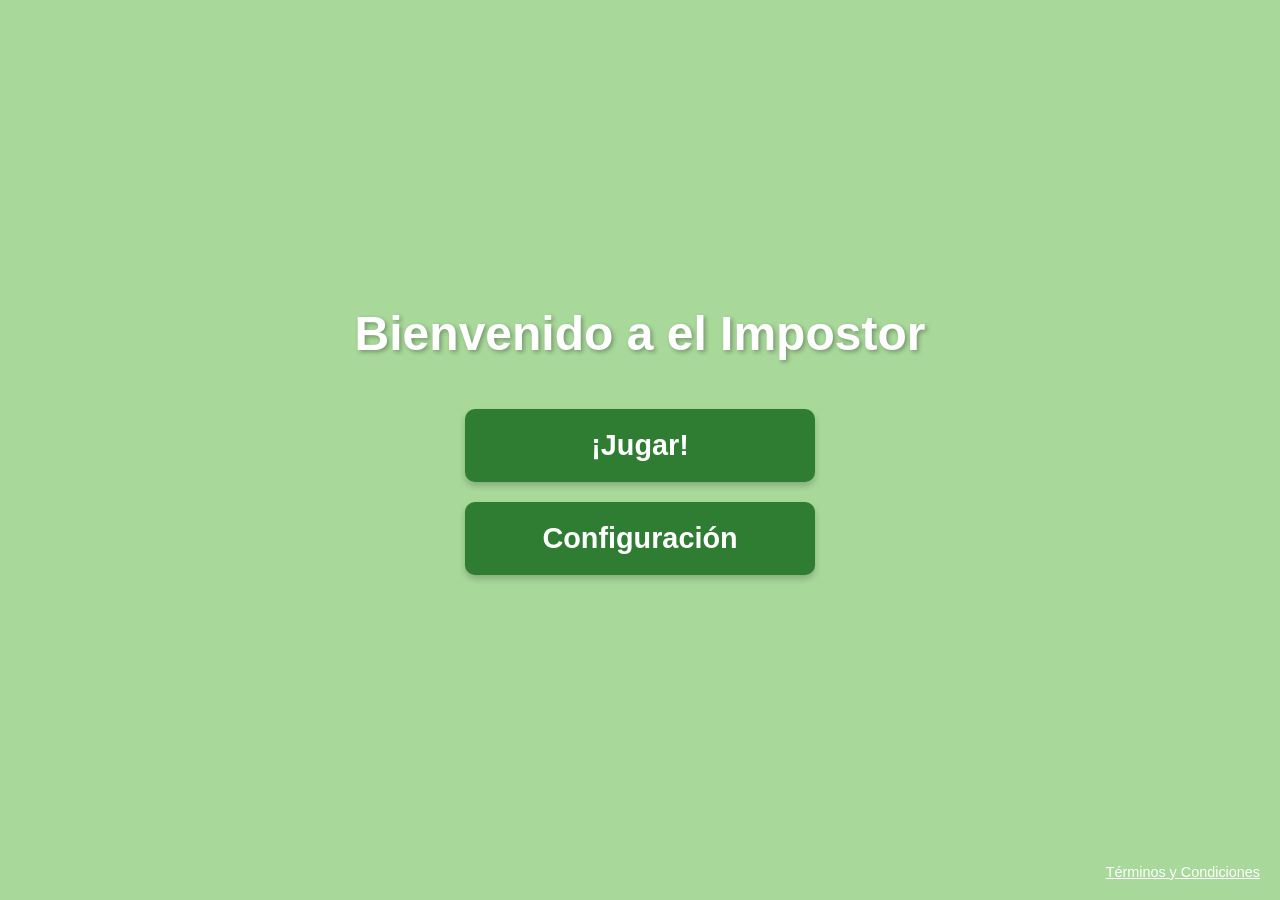
<file: index.html>
<!DOCTYPE html>
<html lang="es">
<head>
    <meta charset="UTF-8">
    <meta name="viewport" content="width=device-width, initial-scale=1.0">
    <title>Impostor Juego</title>
    <link rel="stylesheet" href="styles.css">
</head>
<body>
    <div class="menu-container">
        <h1>Bienvenido a el Impostor</h1>
        <button class="button" onclick="window.location.href='pages/jugar.html'">¡Jugar!</button>
        <button class="button" onclick="window.location.href='pages/configuracion.html'">Configuración</button>
    </div>
    
    <div class="footer">
        <a href="#" id="terminos-link">Términos y Condiciones</a>
    </div>

    <!-- Modal de Términos y Condiciones -->
    <div id="modal-terminos" class="modal">
        <div class="modal-content">
            <span class="close">&times;</span>
            <h2>Términos y Condiciones</h2>
            <div class="modal-text">
                <p>Bienvenido a El Impostor. Al usar este juego, aceptas los siguientes términos y condiciones:</p>
                <ul>
                    <li>Este juego es solo para entretenimiento.</li>
                    <li>No nos hacemos responsables por cualquier problema técnico.</li>
                    <li>Todos los derechos reservados.</li>
                    <li>El uso del juego implica la aceptación de estos términos.</li>
                    <li>Nos reservamos el derecho de modificar estos términos en cualquier momento.</li>
                </ul>
            </div>
        </div>
    </div>

    <script>
        // Obtener elementos
        const modal = document.getElementById('modal-terminos');
        const link = document.getElementById('terminos-link');
        const span = document.getElementsByClassName('close')[0];

        // Abrir modal al hacer clic en el enlace
        link.onclick = function(e) {
            e.preventDefault();
            modal.style.display = 'block';
        }

        // Cerrar modal al hacer clic en la X
        span.onclick = function() {
            modal.style.display = 'none';
        }

        // Cerrar modal al hacer clic fuera del contenido
        window.onclick = function(event) {
            if (event.target == modal) {
                modal.style.display = 'none';
            }
        }
    </script>
</body>
</html>
</file>
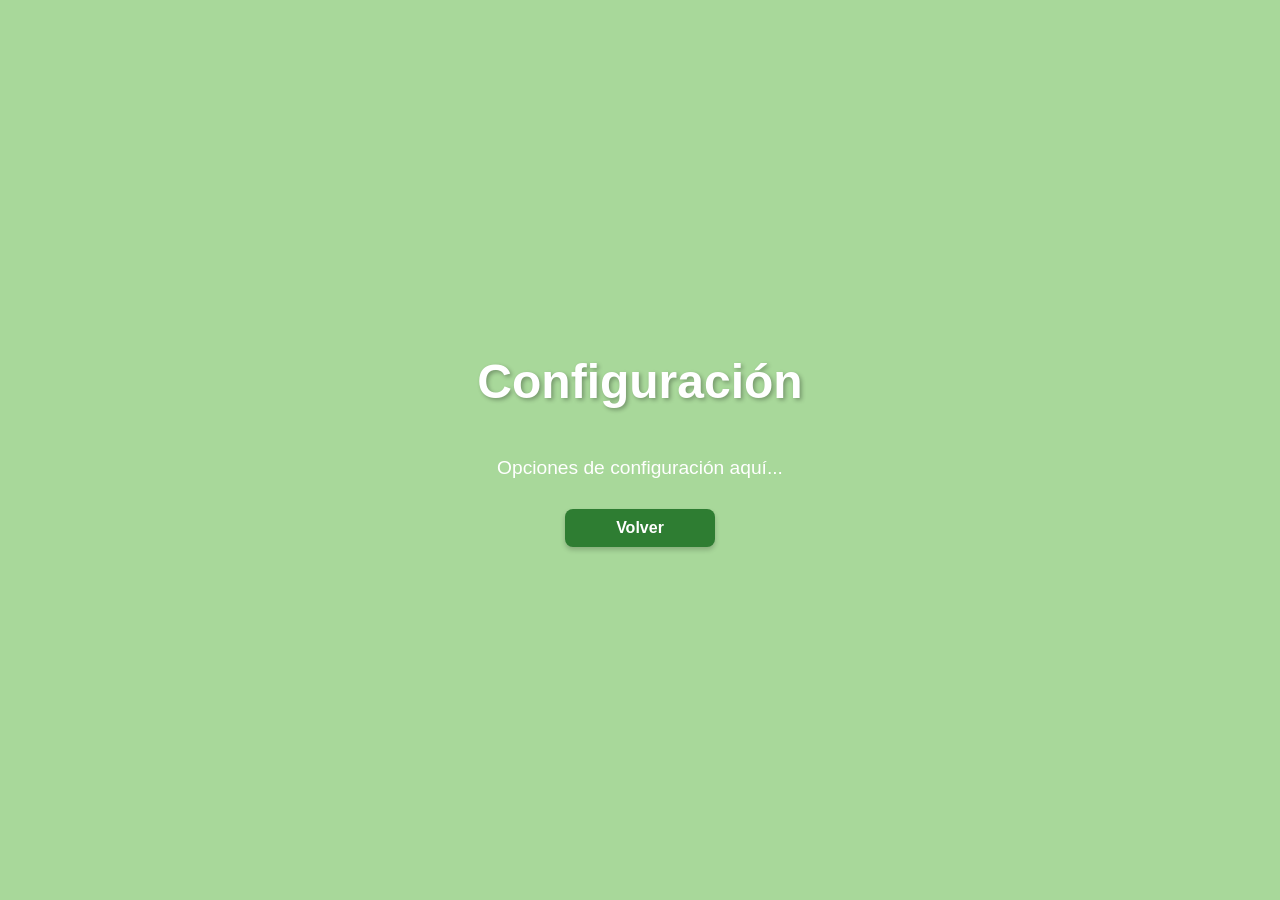
<file: pages/configuracion.html>
<!DOCTYPE html>
<html lang="es">
<head>
    <meta charset="UTF-8">
    <meta name="viewport" content="width=device-width, initial-scale=1.0">
    <title>Configuración - El Impostor</title>
    <link rel="stylesheet" href="../styles.css">
</head>
<body>
    <div class="menu-container">
        <h1>Configuración</h1>
        <p style="color: white; font-size: 1.2rem;">Opciones de configuración aquí...</p>
        <button class="button-small" onclick="window.location.href='../index.html'">Volver</button>
    </div>
</body>
</html>
</file>
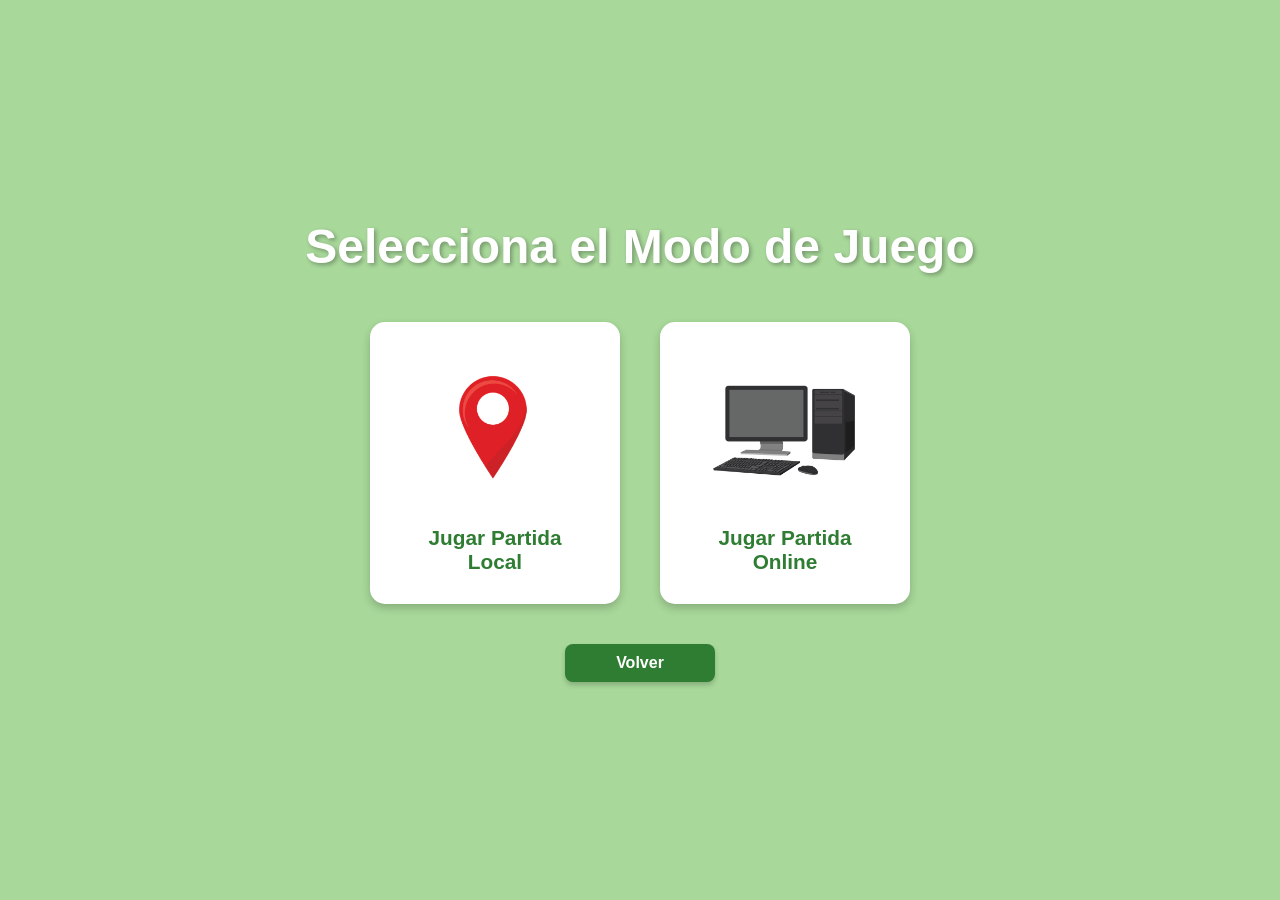
<file: pages/jugar.html>
<!DOCTYPE html>
<html lang="es">
<head>
    <meta charset="UTF-8">
    <meta name="viewport" content="width=device-width, initial-scale=1.0">
    <title>Jugar - El Impostor</title>
    <link rel="stylesheet" href="../styles.css">
</head>
<body>
    <div class="menu-container">
        <h1>Selecciona el Modo de Juego</h1>
        
        <div class="game-mode-container">
            <div class="game-mode-card" onclick="window.location.href='local/crear_partida.html'">
                <img src="../src/local.png" alt="Jugar Local" class="game-mode-image">
                <h3 class="game-mode-title">Jugar Partida Local</h3>
            </div>
            
            <div class="game-mode-card" onclick="window.location.href='online/crear_sala.html'">
                <img src="../src/Online.png" alt="Jugar Online" class="game-mode-image">
                <h3 class="game-mode-title">Jugar Partida Online</h3>
            </div>
        </div>
        
        <button class="button-small" onclick="window.location.href='../index.html'">Volver</button>
    </div>
</body>
</html>
</file>
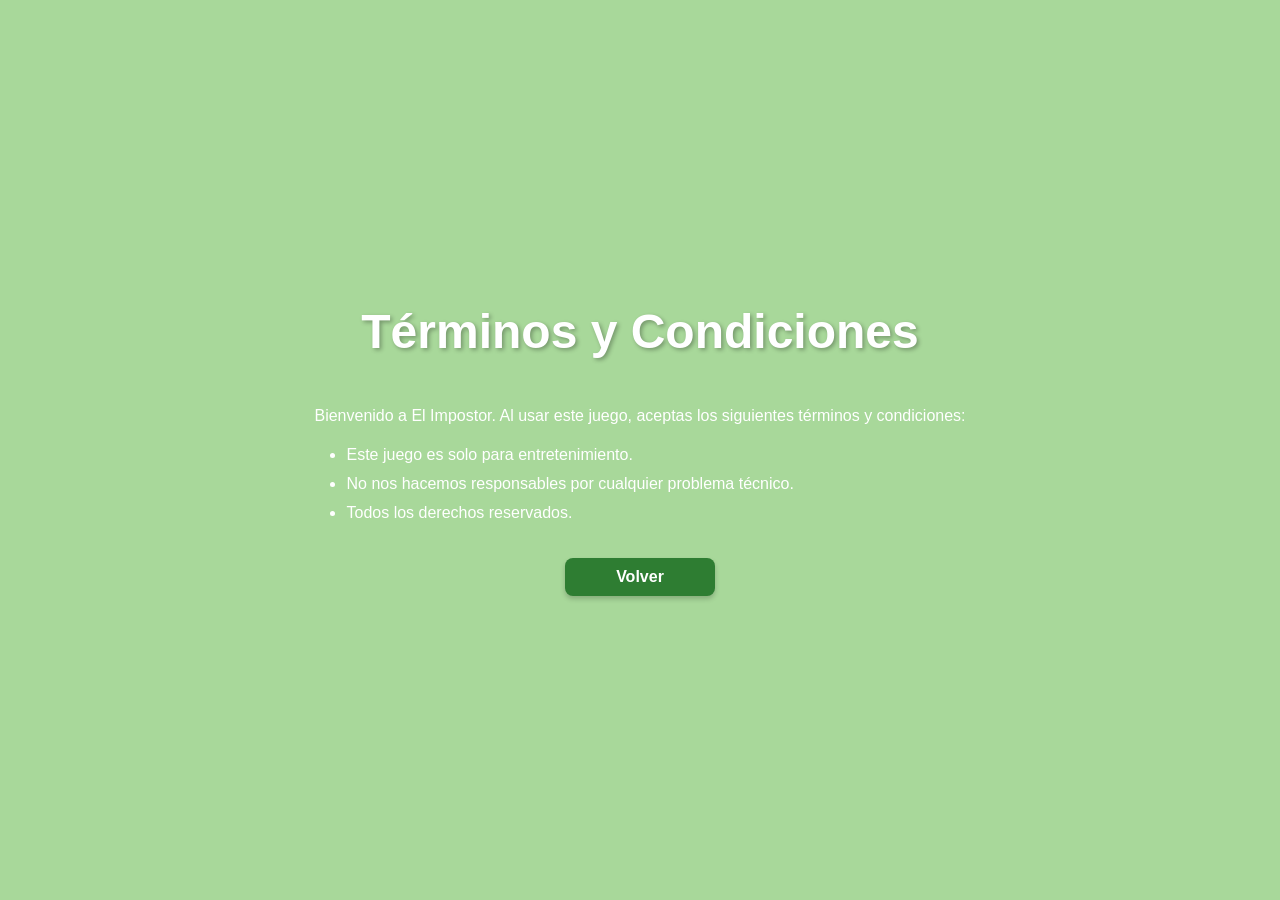
<file: pages/terminos.html>
<!DOCTYPE html>
<html lang="es">
<head>
    <meta charset="UTF-8">
    <meta name="viewport" content="width=device-width, initial-scale=1.0">
    <title>Términos y Condiciones - El Impostor</title>
    <link rel="stylesheet" href="../styles.css">
</head>
<body>
    <div class="menu-container">
        <h1>Términos y Condiciones</h1>
        <div style="color: white; font-size: 1rem; text-align: left; max-width: 800px; margin: 0 auto;">
            <p style="margin-bottom: 1rem;">Bienvenido a El Impostor. Al usar este juego, aceptas los siguientes términos y condiciones:</p>
            <ul style="margin-left: 2rem; line-height: 1.8;">
                <li>Este juego es solo para entretenimiento.</li>
                <li>No nos hacemos responsables por cualquier problema técnico.</li>
                <li>Todos los derechos reservados.</li>
            </ul>
        </div>
        <button class="button-small" onclick="window.location.href='../index.html'">Volver</button>
    </div>
</body>
</html>
</file>
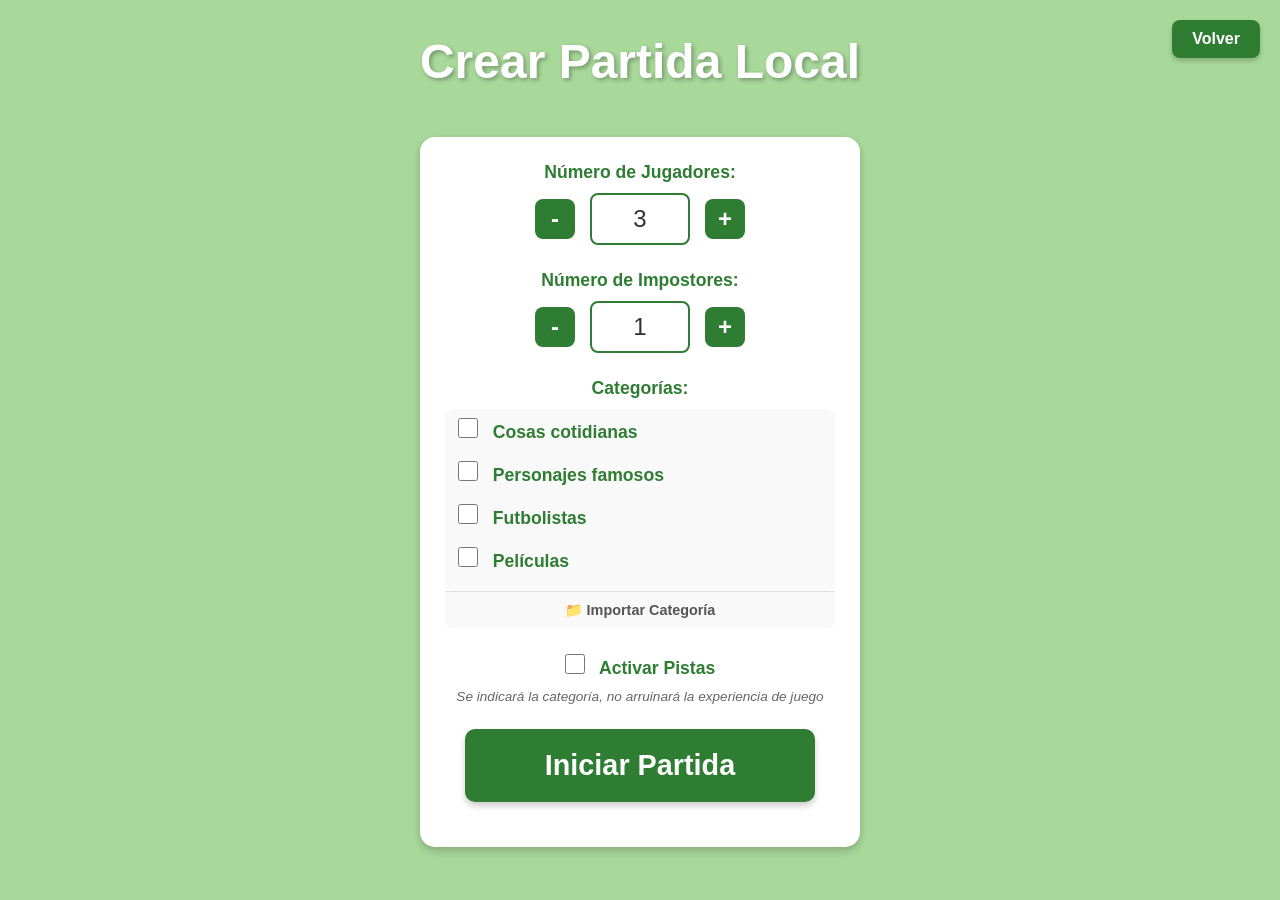
<file: pages/local/crear_partida.html>
<!DOCTYPE html>
<html lang="es">
<head>
    <meta charset="UTF-8">
    <meta name="viewport" content="width=device-width, initial-scale=1.0">
    <title>Crear Partida Local - El Impostor</title>
    <link rel="stylesheet" href="../../styles.css">
</head>
<body>
    <!-- Contenedor de notificaciones -->
    <div id="notification-container"></div>
    
    <button class="button-back" onclick="window.location.href='../jugar.html'">Volver</button>
    
    <div class="menu-container">
        <h1>Crear Partida Local</h1>
        
        <div class="config-form">
            <!-- Número de Jugadores -->
            <div class="form-group">
                <label for="num-jugadores">Número de Jugadores:</label>
                <div class="number-input">
                    <button type="button" class="btn-number" onclick="cambiarJugadores(-1)">-</button>
                    <input type="number" id="num-jugadores" value="3" min="3" readonly>
                    <button type="button" class="btn-number" onclick="cambiarJugadores(1)">+</button>
                </div>
            </div>

            <!-- Número de Impostores -->
            <div class="form-group">
                <label for="num-impostores">Número de Impostores:</label>
                <div class="number-input">
                    <button type="button" class="btn-number" onclick="cambiarImpostores(-1)">-</button>
                    <input type="number" id="num-impostores" value="1" min="0" readonly>
                    <button type="button" class="btn-number" onclick="cambiarImpostores(1)">+</button>
                </div>
            </div>

            <!-- Selección de Listas -->
            <div class="form-group">
                <label>Categorías:</label>
                <div class="checkbox-group" id="listas-container">
                    <!-- Se llenarán dinámicamente con JavaScript -->
                </div>
                <div class="checkbox-group" style="margin-top: 0; padding: 0; border-radius: 0 0 8px 8px;">
                    <input type="file" id="file-input" accept=".csv" style="display: none;" onchange="importarCategoria()">
                    <button class="import-button" onclick="document.getElementById('file-input').click()">
                        📁 Importar Categoría
                    </button>
                </div>
            </div>

            <!-- Activar Pistas -->
            <div class="form-group">
                <label class="checkbox-label">
                    <input type="checkbox" id="pistas" class="checkbox-input">
                    <span>Activar Pistas</span>
                </label>
                <p class="hint-text">Se indicará la categoría, no arruinará la experiencia de juego</p>
            </div>

            <button class="button" onclick="iniciarPartida()">Iniciar Partida</button>
        </div>
    </div>

    <script>
        let numJugadores = 3;
        let numImpostores = 1;

        // Lista de categorías por defecto con sus archivos CSV
        const categoriasDefault = [
            { id: 1, nombre: 'Cosas cotidianas', archivo: '../../data/categorias/cosas_cotidianas.csv' },
            { id: 2, nombre: 'Personajes famosos', archivo: '../../data/categorias/famosos.csv' },
            { id: 3, nombre: 'Futbolistas', archivo: '../../data/categorias/futbolistas.csv' },
            { id: 4, nombre: 'Películas', archivo: '../../data/categorias/peliculas.csv' }
        ];

        // Cargar categorías por defecto
        const container = document.getElementById('listas-container');
        categoriasDefault.forEach(categoria => {
            const div = document.createElement('div');
            div.className = 'checkbox-item';
            div.innerHTML = `
                <label class="checkbox-label">
                    <input type="checkbox" name="lista" value="${categoria.id}" class="checkbox-input" data-archivo="${categoria.archivo}">
                    <span>${categoria.nombre}</span>
                </label>
            `;
            container.appendChild(div);
        });

        // Restaurar configuración previa si existe
        const configGuardadaStr = localStorage.getItem('configGuardada');
        if (configGuardadaStr) {
            const config = JSON.parse(configGuardadaStr);
            
            // Restaurar valores
            numJugadores = config.jugadores;
            numImpostores = config.impostores;
            
            document.getElementById('num-jugadores').value = numJugadores;
            document.getElementById('num-impostores').value = numImpostores;
            
            // Marcar las categorías seleccionadas
            if (config.listas && config.listas.length > 0) {
                config.listas.forEach(listaId => {
                    const checkbox = document.querySelector(`input[name="lista"][value="${listaId}"]`);
                    if (checkbox) {
                        checkbox.checked = true;
                    }
                });
            }
            
            // Restaurar pistas
            document.getElementById('pistas').checked = config.pistas;
        }

        // Función para mostrar notificaciones
        function mostrarNotificacion(mensaje, tipo = 'error') {
            const container = document.getElementById('notification-container');
            const notification = document.createElement('div');
            notification.className = `notification notification-${tipo}`;
            notification.textContent = mensaje;
            
            container.appendChild(notification);
            
            // Mostrar con animación
            setTimeout(() => {
                notification.classList.add('show');
            }, 10);
            
            // Ocultar y remover después de 3 segundos
            setTimeout(() => {
                notification.classList.remove('show');
                setTimeout(() => {
                    container.removeChild(notification);
                }, 300);
            }, 3000);
        }

        function cambiarJugadores(delta) {
            const input = document.getElementById('num-jugadores');
            const nuevoValor = numJugadores + delta;
            if (nuevoValor >= 3) {
                numJugadores = nuevoValor;
                input.value = numJugadores;
                
                // Actualizar nombres guardados si existen
                const configGuardadaStr = localStorage.getItem('configGuardada');
                if (configGuardadaStr) {
                    const configGuardada = JSON.parse(configGuardadaStr);
                    if (configGuardada.nombres) {
                        // Si reducimos jugadores, quitar los últimos
                        if (delta < 0 && configGuardada.nombres.length > nuevoValor) {
                            configGuardada.nombres = configGuardada.nombres.slice(0, nuevoValor);
                        }
                        // Actualizar el número de jugadores en la config guardada
                        configGuardada.jugadores = nuevoValor;
                        localStorage.setItem('configGuardada', JSON.stringify(configGuardada));
                    }
                }
                
                // Ajustar impostores si exceden jugadores
                if (numImpostores >= numJugadores) {
                    numImpostores = numJugadores - 1;
                    document.getElementById('num-impostores').value = numImpostores;
                }
            }
        }

        function cambiarImpostores(delta) {
            const input = document.getElementById('num-impostores');
            const nuevoValor = numImpostores + delta;
            if (nuevoValor >= 0 && nuevoValor < numJugadores) {
                numImpostores = nuevoValor;
                input.value = numImpostores;
            }
        }

        function importarCategoria() {
            const fileInput = document.getElementById('file-input');
            const file = fileInput.files[0];
            
            if (file) {
                const reader = new FileReader();
                reader.onload = function(e) {
                    try {
                        const csvContent = e.target.result;
                        const lines = csvContent.split('\n').filter(line => line.trim() !== '');
                        
                        if (lines.length < 2) {
                            alert('El archivo CSV debe tener al menos una fila de datos');
                            return;
                        }
                        
                        // Procesar las líneas del CSV (asumiendo formato: nombre,pista,imagen)
                        const container = document.getElementById('listas-container');
                        let maxId = 5; // ID actual más alto
                        
                        // Obtener IDs existentes para evitar duplicados
                        const existingInputs = container.querySelectorAll('input[name="lista"]');
                        existingInputs.forEach(input => {
                            const id = parseInt(input.value);
                            if (id > maxId) maxId = id;
                        });
                        
                        for (let i = 1; i < lines.length; i++) { // Saltar header
                            const parts = lines[i].split(',').map(p => p.trim());
                            if (parts.length > 0 && parts[0]) {
                                maxId++;
                                const nombre = parts[0];
                                const div = document.createElement('div');
                                div.className = 'checkbox-item';
                                div.innerHTML = `
                                    <label class="checkbox-label">
                                        <input type="checkbox" name="lista" value="${maxId}" class="checkbox-input" data-pista="${parts[1] || ''}" data-imagen="${parts[2] || ''}">
                                        <span>${nombre}</span>
                                    </label>
                                `;
                                container.appendChild(div);
                            }
                        }
                        mostrarNotificacion('Categorías importadas correctamente', 'success');
                        fileInput.value = ''; // Limpiar el input
                    } catch (error) {
                        mostrarNotificacion('Error al leer el archivo: ' + error.message, 'error');
                    }
                };
                reader.readAsText(file);
            }
        }

        function iniciarPartida() {
            const listasSeleccionadas = Array.from(document.querySelectorAll('input[name="lista"]:checked'))
                .map(cb => cb.value);
            
            if (listasSeleccionadas.length === 0) {
                mostrarNotificacion('Por favor, selecciona al menos una categoría para jugar', 'error');
                return;
            }

            const config = {
                jugadores: numJugadores,
                impostores: numImpostores,
                listas: listasSeleccionadas,
                pistas: document.getElementById('pistas').checked
            };

            // Verificar si hay configuración guardada de una partida anterior
            const configGuardadaStr = localStorage.getItem('configGuardada');
            if (configGuardadaStr) {
                const configGuardada = JSON.parse(configGuardadaStr);
                // Cargar los nombres guardados (los que existan)
                if (configGuardada.nombres && configGuardada.nombres.length > 0) {
                    // Si hay menos nombres guardados que jugadores actuales, usar los que hay
                    // Si hay más nombres guardados, usar solo los necesarios
                    config.nombres = configGuardada.nombres.slice(0, numJugadores);
                }
            }

            // Guardar configuración en localStorage
            localStorage.setItem('configPartida', JSON.stringify(config));
            
            // Redirigir a la página de nombres
            window.location.href = 'nombres_jugadores.html';
        }
    </script>
</body>
</html>
</file>
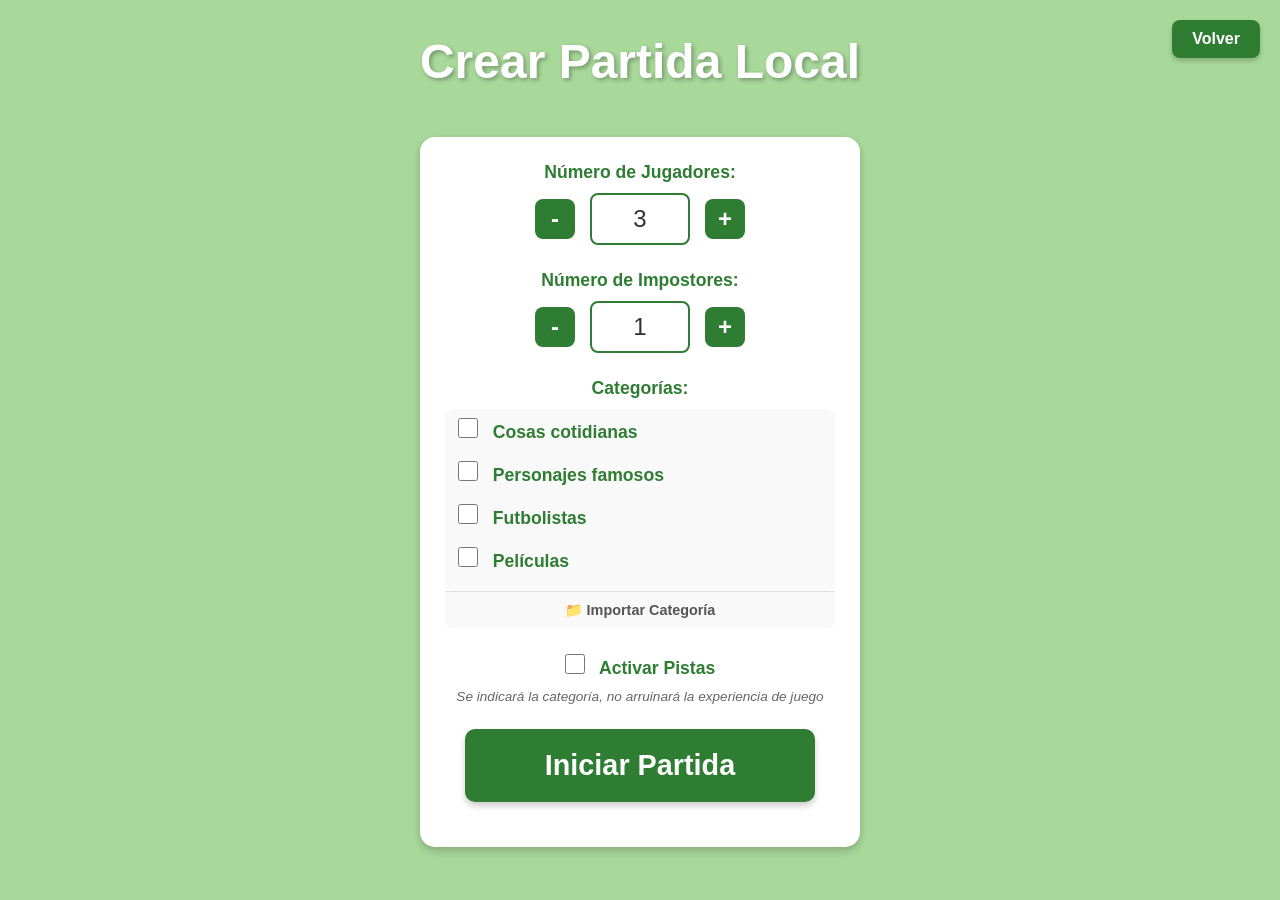
<file: pages/local/impostor_juego.html>
<!DOCTYPE html>
<html lang="es">
<head>
    <meta charset="UTF-8">
    <meta name="viewport" content="width=device-width, initial-scale=1.0">
    <title>Reunión - El Impostor</title>
    <link rel="stylesheet" href="../../styles.css">
</head>
<body>
    <!-- Contenedor de notificaciones -->
    <div id="notification-container"></div>
    
    <button class="button-back" onclick="finalizarPartida()">Finalizar Partida</button>
    
    <div class="menu-container">
        <h1>¡Inicien Votación!</h1>
        
        <div id="jugadores-lista" class="jugadores-grid">
            <!-- Los nombres se generarán dinámicamente -->
        </div>

        <button class="button" onclick="siguienteRonda()" style="margin-top: -20px;">Siguiente Ronda</button>
    </div>

    <script>
        // Obtener configuración
        const config = JSON.parse(localStorage.getItem('configPartida'));
        
        if (!config || !config.nombres) {
            window.location.href = 'crear_partida.html';
        }

        const jugadoresLista = document.getElementById('jugadores-lista');
        const numJugadores = config.nombres.length;
        const radio = 120; // Radio del círculo
        const anguloInicial = -Math.PI / 2; // Empezar desde arriba

        // Ajustar el radio según el número de jugadores
        let radioAjustado = radio;
        if (numJugadores >= 4) {
            radioAjustado = 160; // Más espacio para 4+ jugadores
        }
        if (numJugadores >= 6) {
            radioAjustado = 190; // Aún más espacio para 6+ jugadores
        }
        if (numJugadores >= 8) {
            radioAjustado = 220; // Máximo espacio para 8+ jugadores
        }
        
        // Mostrar todos los jugadores en círculo
        config.nombres.forEach((jugador, index) => {
            const nombreJugador = typeof jugador === 'object' ? jugador.nombre : jugador;
            const fotoJugador = typeof jugador === 'object' ? jugador.foto : null;
            
            // Calcular posición en el círculo
            const angulo = anguloInicial + (index * 2 * Math.PI / numJugadores);
            const x = Math.cos(angulo) * radioAjustado;
            const y = Math.sin(angulo) * radioAjustado;
            
            const div = document.createElement('div');
            div.className = 'jugador-item';
            div.style.transform = `translate(${x}px, ${y}px)`;
            
            if (fotoJugador) {
                div.innerHTML = `
                    <img src="${fotoJugador}" alt="${nombreJugador}" style="width: 90px; height: 90px; border-radius: 50%; border: 3px solid #2E7D32; object-fit: cover;">
                    <h3 style="margin: 10px 0 0 0; color: #2E7D32; font-size: 1.05rem; text-align: center;">${nombreJugador}</h3>
                `;
            } else {
                div.innerHTML = `
                    <div style="width: 90px; height: 90px; border-radius: 50%; border: 3px solid #2E7D32; background-color: #f0f0f0; display: flex; align-items: center; justify-content: center; font-size: 2.5rem; color: #999;">👤</div>
                    <h3 style="margin: 10px 0 0 0; color: #2E7D32; font-size: 1.05rem; text-align: center;">${nombreJugador}</h3>
                `;
            }
            jugadoresLista.appendChild(div);
        });

        function siguienteRonda() {
            // Regresar al juego local
            window.location.href = 'juego_local.html';
        }

        function finalizarPartida() {
            // Guardar toda la configuración de la partida
            localStorage.setItem('configGuardada', JSON.stringify(config));
            
            // Limpiar configuración de partida activa
            localStorage.removeItem('configPartida');
            
            // Regresar a la página de configuración
            window.location.href = 'crear_partida.html';
        }
    </script>

    <style>
        .jugadores-grid {
            position: relative;
            width: 100%;
            height: 550px;
            margin: 60px 0 20px 0;
            display: flex;
            align-items: center;
            justify-content: center;
        }

        .jugador-item {
            position: absolute;
            display: flex;
            flex-direction: column;
            align-items: center;
            background-color: white;
            border-radius: 15px;
            padding: 15px 12px;
            box-shadow: 0 4px 8px rgba(0,0,0,0.15);
            width: 130px;
        }
    </style>
</body>
</html>
</file>
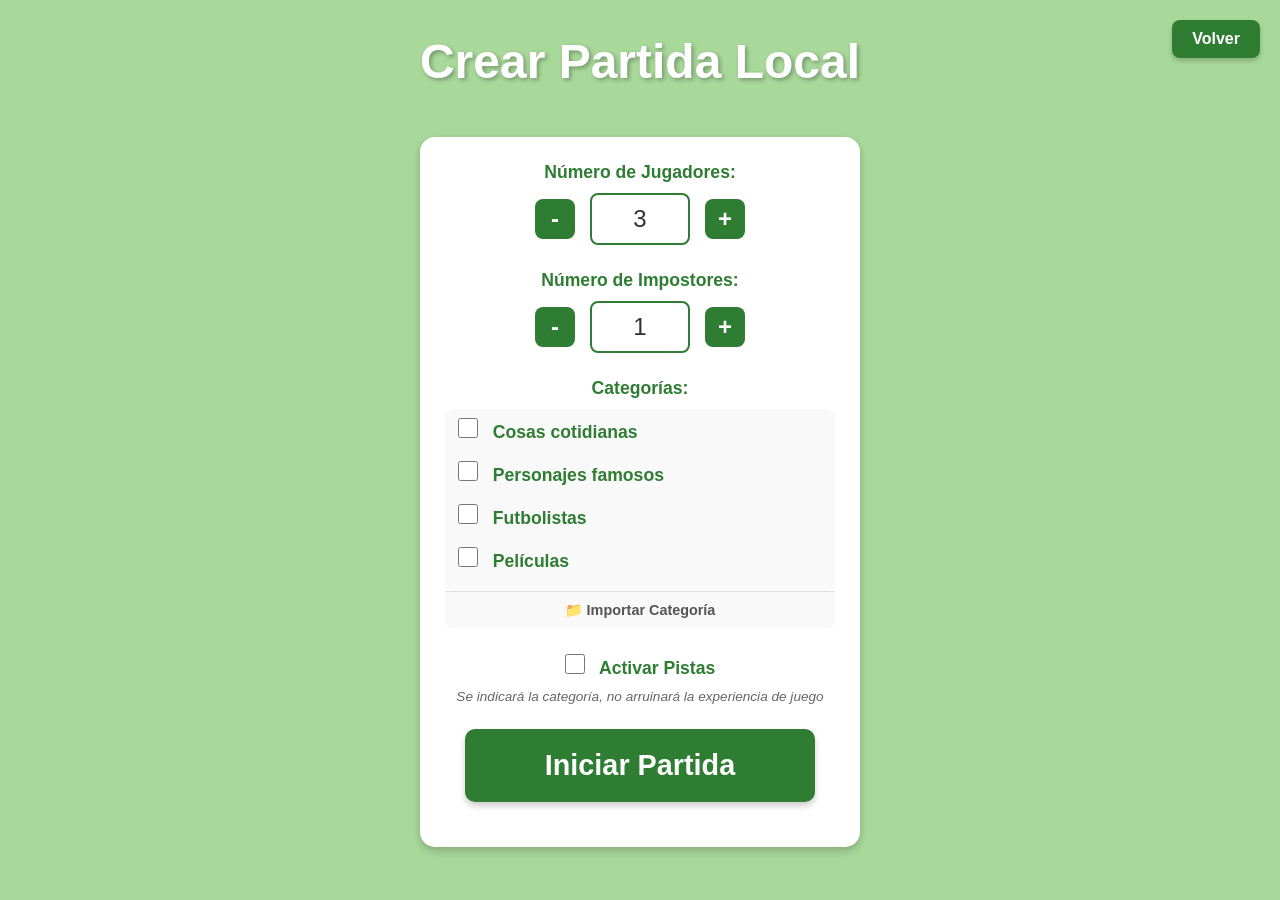
<file: pages/local/juego_local.html>
<!DOCTYPE html>
<html lang="es">
<head>
    <meta charset="UTF-8">
    <meta name="viewport" content="width=device-width, initial-scale=1.0">
    <title>Juego Local - El Impostor</title>
    <link rel="stylesheet" href="../../styles.css">
    <style>
        .evento-overlay {
            display: none;
            position: fixed;
            top: 0;
            left: 0;
            width: 100%;
            height: 100%;
            background-color: rgba(0,0,0,0.85);
            z-index: 3000;
            justify-content: center;
            align-items: center;
        }

        .evento-overlay.activo {
            display: flex;
            animation: fadeIn 0.3s;
        }

        .evento-content {
            background: linear-gradient(135deg, #d32f2f 0%, #b71c1c 100%);
            padding: 50px;
            border-radius: 20px;
            text-align: center;
            box-shadow: 0 10px 40px rgba(0,0,0,0.5);
            max-width: 500px;
            animation: scaleIn 0.5s;
        }

        .evento-content h1 {
            color: white;
            font-size: 2.5rem;
            margin: 0 0 20px 0;
            text-shadow: 2px 2px 4px rgba(0,0,0,0.3);
        }

        .evento-content p {
            color: white;
            font-size: 1.3rem;
            margin: 0;
            line-height: 1.6;
        }

        @keyframes fadeIn {
            from { opacity: 0; }
            to { opacity: 1; }
        }

        @keyframes scaleIn {
            from { transform: scale(0.8); opacity: 0; }
            to { transform: scale(1); opacity: 1; }
        }
    </style>
</head>
<body>
    <!-- Contenedor de notificaciones -->
    <div id="notification-container"></div>
    
    <!-- Modal de evento especial -->
    <div id="evento-overlay" class="evento-overlay">
        <div class="evento-content">
            <h1>¡EVENTO ESPECIAL!</h1>
            <p>Esta ronda habrá <strong>UN IMPOSTOR EXTRA</strong></p>
        </div>
    </div>
    
    <div class="menu-container">
        <h1>Turno de <span id="nombre-jugador">Jugador</span></h1>
        
        <div class="game-container">
            <div class="card-flip" id="card-flip">
                <div class="card-front">
                    <img id="foto-jugador" src="" alt="Foto" style="width: 100px; height: 100px; border-radius: 50%; border: 3px solid #2E7D32; object-fit: cover; margin-bottom: 15px; display: none;">
                    <h2 id="nombre-en-front" style="font-size: 2.5rem; margin: 0 0 30px 0; color: #2E7D32;">Jugador</h2>
                    <p style="font-size: 0.9rem; color: #666; margin: 5px 0;">Presiona y mantén</p>
                    <p style="font-size: 0.9rem; color: #666; margin: 5px 0;">para ver tu rol</p>
                </div>
                <div class="card-back" id="card-back">
                    <div id="card-back-content">
                        <h3 id="nombre-en-tarjeta" style="font-size: 1.8rem; margin: 0;">Jugador</h3>
                    </div>
                </div>
            </div>

            <button class="button" id="next-button">Pasar a <span id="next-player">Jugador</span></button>
        </div>
    </div>

    <script>
        // Obtener configuración
        const config = JSON.parse(localStorage.getItem('configPartida'));
        
        if (!config || !config.nombres) {
            window.location.href = 'crear_partida.html';
        }

        const nombres = config.nombres;
        const numJugadores = config.jugadores;
        const numImpostores = config.impostores;
        const mostrarPistas = config.pistas;
        let jugadorActual = 0;
        let palabras = [];
        let rolesAsignados = [];
        let palabraRonda = null; // Palabra de la ronda actual (misma para todos los inocentes)

        // Función para mostrar notificaciones
        function mostrarNotificacion(mensaje, tipo = 'error') {
            const container = document.getElementById('notification-container');
            const notification = document.createElement('div');
            notification.className = `notification notification-${tipo}`;
            notification.textContent = mensaje;
            
            container.appendChild(notification);
            
            setTimeout(() => {
                notification.classList.add('show');
            }, 10);
            
            setTimeout(() => {
                notification.classList.remove('show');
                setTimeout(() => {
                    container.removeChild(notification);
                }, 300);
            }, 3000);
        }

        // Asignar roles (impostores aleatorios)
        function asignarRoles() {
            // Evento especial solo si:
            // - Hay 5 o más jugadores
            // - Los impostores actuales son menos del 50%
            // - Con +1 impostor seguirían siendo menos del 50%
            const eventoEspecial = numJugadores >= 5 && 
                                  numImpostores < numJugadores / 2 && 
                                  (numImpostores + 1) < numJugadores / 2 &&
                                  Math.random() < 1.0; // 100% para prueba
            let impostoresRonda = numImpostores;
            
            if (eventoEspecial && numImpostores < numJugadores - 1) {
                impostoresRonda = numImpostores + 1;
                // Mostrar notificación de evento especial
                const eventoOverlay = document.getElementById('evento-overlay');
                eventoOverlay.classList.add('activo');
                setTimeout(() => {
                    eventoOverlay.classList.remove('activo');
                }, 3000);
            }
            
            rolesAsignados = new Array(numJugadores).fill('inocente');
            const impostoresIndices = [];
            
            while (impostoresIndices.length < impostoresRonda) {
                const indice = Math.floor(Math.random() * numJugadores);
                if (!impostoresIndices.includes(indice)) {
                    impostoresIndices.push(indice);
                    rolesAsignados[indice] = 'impostor';
                }
            }
        }

        // Cargar palabras de las categorías seleccionadas
        async function cargarPalabras() {
            const categoriasDefault = [
                { id: 1, nombre: 'Cosas cotidianas', archivo: '../../data/categorias/cosas_cotidianas.csv' },
                { id: 2, nombre: 'Personajes famosos', archivo: '../../data/categorias/famosos.csv' },
                { id: 3, nombre: 'Futbolistas', archivo: '../../data/categorias/futbolistas.csv' },
                { id: 4, nombre: 'Películas', archivo: '../../data/categorias/peliculas.csv' }
            ];

            const listasSeleccionadas = config.listas.map(id => parseInt(id));
            
            for (const listaId of listasSeleccionadas) {
                const categoria = categoriasDefault.find(c => c.id === listaId);
                if (categoria) {
                    try {
                        const response = await fetch(categoria.archivo);
                        const csv = await response.text();
                        const lineas = csv.split('\n').filter(line => line.trim() !== '');
                        
                        for (let i = 1; i < lineas.length; i++) {
                            const partes = lineas[i].split(',');
                            if (partes[0]) {
                                palabras.push({
                                    palabra: partes[0].trim(),
                                    pista: partes[1] ? partes[1].trim() : ''
                                });
                            }
                        }
                    } catch (error) {
                        console.error('Error al cargar categoría:', error);
                    }
                }
            }

            if (palabras.length === 0) {
                mostrarNotificacion('No se pudieron cargar las palabras', 'error');
            }
        }

        // Mostrar información del jugador actual
        function mostrarJugador() {
            const nombreJugadorSpan = document.getElementById('nombre-jugador');
            const nombreActual = typeof nombres[jugadorActual] === 'object' ? nombres[jugadorActual].nombre : nombres[jugadorActual];
            const fotoActual = typeof nombres[jugadorActual] === 'object' ? nombres[jugadorActual].foto : null;
            nombreJugadorSpan.textContent = nombreActual;

            const nextPlayerSpan = document.getElementById('next-player');
            const siguienteIndice = (jugadorActual + 1) % numJugadores;
            
            if (siguienteIndice === 0) {
                // Si el siguiente es el primero, significa que terminamos la ronda
                document.getElementById('next-button').textContent = 'Ir a Reunión';
            } else {
                const nombreSiguiente = typeof nombres[siguienteIndice] === 'object' ? nombres[siguienteIndice].nombre : nombres[siguienteIndice];
                nextPlayerSpan.textContent = nombreSiguiente;
            }

            // Actualizar nombre en la tarjeta frontal
            document.getElementById('nombre-en-front').textContent = nombreActual;
            
            // Actualizar foto en la tarjeta frontal
            const fotoJugador = document.getElementById('foto-jugador');
            if (fotoActual) {
                fotoJugador.src = fotoActual;
                fotoJugador.style.display = 'block';
            } else {
                fotoJugador.style.display = 'none';
            }

            // Resetear tarjeta
            const card = document.getElementById('card-flip');
            const cardBack = document.getElementById('card-back');
            const cardBackContent = document.getElementById('card-back-content');
            
            card.classList.remove('flipped');
            cardBack.style.backgroundColor = 'white';
            cardBack.style.color = '#333';
            
            // Mostrar solo el nombre
            cardBackContent.innerHTML = `<h3 style="font-size: 1.8rem; margin: 0;">${nombreActual}</h3>`;
        }

        // Mostrar rol al presionar la tarjeta
        const card = document.getElementById('card-flip');
        let presionando = false;

        card.addEventListener('mousedown', () => {
            presionando = true;
            setTimeout(() => {
                if (presionando) {
                    mostrarRol();
                }
            }, 200);
        });

        card.addEventListener('mouseup', () => {
            presionando = false;
            ocultarRol();
        });

        card.addEventListener('mouseleave', () => {
            if (presionando) {
                presionando = false;
                ocultarRol();
            }
        });

        // Touch events para móviles
        card.addEventListener('touchstart', (e) => {
            e.preventDefault();
            presionando = true;
            setTimeout(() => {
                if (presionando) {
                    mostrarRol();
                }
            }, 200);
        });

        card.addEventListener('touchend', (e) => {
            e.preventDefault();
            presionando = false;
            ocultarRol();
        });

        function mostrarRol() {
            const card = document.getElementById('card-flip');
            const cardBack = document.getElementById('card-back');
            const cardBackContent = document.getElementById('card-back-content');

            if (rolesAsignados[jugadorActual] === 'impostor') {
                cardBack.style.backgroundColor = '#d32f2f';
                cardBack.style.color = 'white';
                
                let contenido = `<h2 style="font-size: 2.5rem; margin: 0; color: white;">¡Eres el IMPOSTOR!</h2>`;
                
                if (mostrarPistas && palabraRonda.pista) {
                    contenido += `<p style="font-size: 1.1rem; margin-top: 20px; color: white;">Pista: ${palabraRonda.pista}</p>`;
                }
                
                cardBackContent.innerHTML = contenido;
            } else {
                cardBack.style.backgroundColor = '#2E7D32';
                cardBack.style.color = 'white';
                
                let contenido = `<h2 style="font-size: 2.5rem; margin: 0; color: white;">${palabraRonda.palabra}</h2>`;
                
                cardBackContent.innerHTML = contenido;
            }

            card.classList.add('flipped');
        }

        function ocultarRol() {
            const card = document.getElementById('card-flip');
            const cardBack = document.getElementById('card-back');
            const cardBackContent = document.getElementById('card-back-content');
            
            // Volver al estado blanco con el nombre
            cardBack.style.backgroundColor = 'white';
            cardBack.style.color = '#333';
            cardBackContent.innerHTML = `<h3 style="font-size: 1.8rem; margin: 0;">${nombres[jugadorActual]}</h3>`;
            
            card.classList.remove('flipped');
        }

        // Pasar al siguiente jugador
        document.getElementById('next-button').addEventListener('click', () => {
            jugadorActual = (jugadorActual + 1) % numJugadores;
            
            if (jugadorActual === 0) {
                // Terminamos la ronda, ir a la pantalla de reunión
                window.location.href = 'impostor_juego.html';
            } else {
                mostrarJugador();
            }
        });

        // Inicializar juego
        async function iniciarJuego() {
            await cargarPalabras();
            asignarRoles();
            
            // Asignar UNA palabra para toda la ronda
            palabraRonda = palabras[Math.floor(Math.random() * palabras.length)];
            
            mostrarJugador();
        }

        iniciarJuego();
    </script>
</body>
</html>
</file>
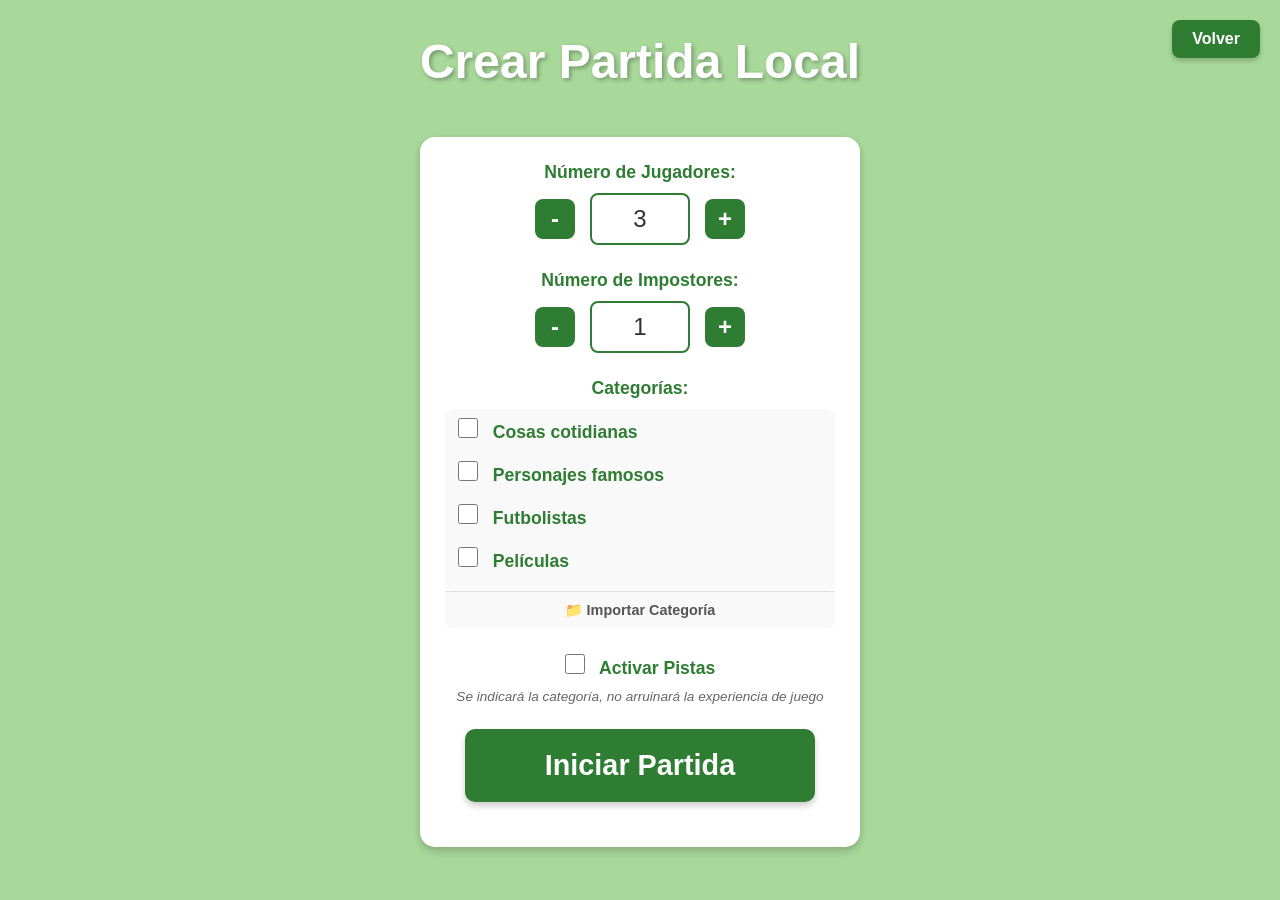
<file: pages/local/nombres_jugadores.html>
<!DOCTYPE html>
<html lang="es">
<head>
    <meta charset="UTF-8">
    <meta name="viewport" content="width=device-width, initial-scale=1.0">
    <title>Nombres de Jugadores - El Impostor</title>
    <link rel="stylesheet" href="../../styles.css">
    <style>
        .jugadores-grid {
            display: flex;
            flex-wrap: wrap;
            gap: 15px;
            margin: 20px 0;
            justify-content: center;
        }

        .jugador-card {
            background-color: white;
            border-radius: 12px;
            padding: 15px;
            box-shadow: 0 3px 5px rgba(0,0,0,0.1);
            display: flex;
            flex-direction: column;
            align-items: center;
            gap: 10px;
            width: 160px;
        }

        .jugador-card h3 {
            margin: 0;
            color: #2E7D32;
            font-size: 0.95rem;
        }

        .foto-selector {
            width: 90px;
            height: 90px;
            border-radius: 50%;
            border: 3px solid #2E7D32;
            cursor: pointer;
            overflow: hidden;
            display: flex;
            align-items: center;
            justify-content: center;
            background-color: #f0f0f0;
            transition: transform 0.2s;
        }

        .foto-selector:hover {
            transform: scale(1.05);
        }

        .foto-selector img {
            width: 100%;
            height: 100%;
            object-fit: cover;
        }

        .foto-selector.sin-foto {
            font-size: 2.5rem;
            color: #999;
        }

        .nombre-input {
            width: 100%;
            padding: 8px;
            border: 2px solid #2E7D32;
            border-radius: 6px;
            font-size: 0.9rem;
            text-align: center;
            font-family: 'Segoe UI', Tahoma, Geneva, Verdana, sans-serif;
        }

        .nombre-input:focus {
            outline: none;
            border-color: #1B5E20;
        }

        .fotos-opciones {
            display: none;
            position: fixed;
            top: 50%;
            left: 50%;
            transform: translate(-50%, -50%);
            background-color: white;
            padding: 25px;
            border-radius: 20px;
            box-shadow: 0 10px 30px rgba(0,0,0,0.4);
            z-index: 1000;
            width: 90%;
            max-width: 650px;
            max-height: 85vh;
            overflow-y: auto;
        }

        .fotos-opciones.activo {
            display: block;
        }

        .fotos-grid {
            display: grid;
            grid-template-columns: repeat(auto-fill, minmax(90px, 1fr));
            gap: 12px;
            margin-top: 20px;
            margin-bottom: 15px;
        }

        .foto-opcion {
            width: 90px;
            height: 90px;
            border-radius: 50%;
            border: 3px solid #e0e0e0;
            cursor: pointer;
            overflow: hidden;
            transition: all 0.2s;
            justify-self: center;
        }

        .foto-opcion:hover {
            border-color: #2E7D32;
            transform: scale(1.1);
        }

        .foto-opcion img {
            width: 100%;
            height: 100%;
            object-fit: cover;
        }

        .foto-importar {
            width: 90px;
            height: 90px;
            border-radius: 50%;
            border: 3px dashed #2E7D32;
            cursor: pointer;
            background-color: #f5f5f5;
            display: flex;
            align-items: center;
            justify-content: center;
            font-size: 2.5rem;
            color: #2E7D32;
            transition: all 0.2s;
            justify-self: center;
        }

        .foto-importar:hover {
            background-color: #e8f5e9;
            transform: scale(1.1);
        }

        .modal-overlay {
            display: none;
            position: fixed;
            top: 0;
            left: 0;
            width: 100%;
            height: 100%;
            background-color: rgba(0,0,0,0.5);
            z-index: 999;
        }

        .modal-overlay.activo {
            display: block;
        }

        .fotos-opciones h3 {
            margin: 0 0 5px 0;
            color: #2E7D32;
            text-align: center;
            font-size: 1.3rem;
        }

        .btn-cerrar {
            background-color: #d32f2f;
            color: white;
            border: none;
            padding: 10px 20px;
            border-radius: 8px;
            cursor: pointer;
            font-size: 0.95rem;
            width: 100%;
        }

        .btn-cerrar:hover {
            background-color: #b71c1c;
        }

        .loading-overlay {
            display: none;
            position: fixed;
            top: 0;
            left: 0;
            width: 100%;
            height: 100%;
            background-color: rgba(0,0,0,0.7);
            z-index: 2000;
            justify-content: center;
            align-items: center;
        }

        .loading-overlay.activo {
            display: flex;
        }

        .loading-content {
            background-color: white;
            padding: 40px;
            border-radius: 20px;
            text-align: center;
            box-shadow: 0 10px 30px rgba(0,0,0,0.5);
        }

        .spinner {
            width: 60px;
            height: 60px;
            border: 6px solid #f3f3f3;
            border-top: 6px solid #2E7D32;
            border-radius: 50%;
            animation: spin 1s linear infinite;
            margin: 0 auto 20px;
        }

        @keyframes spin {
            0% { transform: rotate(0deg); }
            100% { transform: rotate(360deg); }
        }

        .loading-content h2 {
            margin: 0;
            color: #2E7D32;
            font-size: 1.5rem;
        }
    </style>
</head>
<body>
    <!-- Contenedor de notificaciones -->
    <div id="notification-container"></div>
    
    <button class="button-back" onclick="window.location.href='crear_partida.html'">Volver</button>
    
    <div class="menu-container">
        <h1>Personaliza a los Jugadores</h1>
        
        <div class="config-form">
            <div id="nombres-container" class="jugadores-grid">
                <!-- Las tarjetas de jugador se generarán dinámicamente -->
            </div>

            <button class="button" onclick="iniciarJuego()">Comenzar Juego</button>
        </div>
    </div>

    <!-- Modal para seleccionar foto -->
    <div id="modal-overlay" class="modal-overlay" onclick="cerrarModalFoto()"></div>
    <div id="fotos-modal" class="fotos-opciones">
        <h3>Selecciona una foto</h3>
        <input type="file" id="foto-input" accept="image/*" style="display: none;" onchange="importarFotoPersonalizada()">
        <div id="fotos-grid" class="fotos-grid">
            <!-- Las fotos se cargarán aquí -->
        </div>
        <button class="btn-cerrar" onclick="cerrarModalFoto()">Cerrar</button>
    </div>

    <!-- Modal de carga -->
    <div id="loading-overlay" class="loading-overlay">
        <div class="loading-content">
            <div class="spinner"></div>
            <h2>¡Iniciando juego!</h2>
        </div>
    </div>

    <script>
        // Obtener configuración del localStorage
        const config = JSON.parse(localStorage.getItem('configPartida'));
        
        if (!config) {
            window.location.href = 'crear_partida.html';
        }

        const numJugadores = config.jugadores;
        const container = document.getElementById('nombres-container');
        
        // Array de fotos disponibles
        const fotosDisponibles = [
            '../../src/fotos_perfil/1.jpg',
            '../../src/fotos_perfil/2.png',
            '../../src/fotos_perfil/3.jpg',
            '../../src/fotos_perfil/4.jpg',
            '../../src/fotos_perfil/5.jpg',
            '../../src/fotos_perfil/6.jpg',
            '../../src/fotos_perfil/7.jpg',
            '../../src/fotos_perfil/8.jpg',
            '../../src/fotos_perfil/9.jpg',
            '../../src/fotos_perfil/10.jpg',
            '../../src/fotos_perfil/11.jpg',
            '../../src/fotos_perfil/12.jpg',
            '../../src/fotos_perfil/13.jpg',
            '../../src/fotos_perfil/14.jpg',
            '../../src/fotos_perfil/15.jpg',
            '../../src/fotos_perfil/16.jpg',
            '../../src/fotos_perfil/17.jpg'
        ];

        let jugadorSeleccionado = null;
        const jugadoresData = [];

        // Crear tarjetas para cada jugador
        for (let i = 1; i <= numJugadores; i++) {
            const nombrePrecargado = config.nombres && config.nombres[i-1] ? (typeof config.nombres[i-1] === 'object' ? config.nombres[i-1].nombre : config.nombres[i-1]) : '';
            const fotoPrecargada = config.nombres && config.nombres[i-1] && typeof config.nombres[i-1] === 'object' ? config.nombres[i-1].foto : null;
            
            jugadoresData.push({
                nombre: nombrePrecargado,
                foto: fotoPrecargada
            });

            const card = document.createElement('div');
            card.className = 'jugador-card';
            card.innerHTML = `
                <h3>Jugador ${i}</h3>
                <div class="foto-selector ${fotoPrecargada ? '' : 'sin-foto'}" onclick="abrirModalFoto(${i-1})" id="foto-${i-1}">
                    ${fotoPrecargada ? `<img src="${fotoPrecargada}" alt="Foto jugador ${i}">` : '👤'}
                </div>
                <input type="text" id="jugador-${i-1}" class="nombre-input" placeholder="Nombre del jugador ${i}" value="${nombrePrecargado}" autocomplete="off" required>
            `;
            container.appendChild(card);
        }

        function abrirModalFoto(index) {
            jugadorSeleccionado = index;
            document.getElementById('modal-overlay').classList.add('activo');
            document.getElementById('fotos-modal').classList.add('activo');
            
            // Cargar fotos disponibles
            const fotosGrid = document.getElementById('fotos-grid');
            fotosGrid.innerHTML = '';
            
            fotosDisponibles.forEach(foto => {
                const div = document.createElement('div');
                div.className = 'foto-opcion';
                div.innerHTML = `<img src="${foto}" alt="Foto">`;
                div.onclick = () => seleccionarFoto(foto);
                fotosGrid.appendChild(div);
            });
            
            // Agregar botón de importar al final
            const btnImportar = document.createElement('div');
            btnImportar.className = 'foto-importar';
            btnImportar.innerHTML = '📷';
            btnImportar.onclick = () => document.getElementById('foto-input').click();
            fotosGrid.appendChild(btnImportar);
        }

        function cerrarModalFoto() {
            document.getElementById('modal-overlay').classList.remove('activo');
            document.getElementById('fotos-modal').classList.remove('activo');
            jugadorSeleccionado = null;
        }

        function importarFotoPersonalizada() {
            const input = document.getElementById('foto-input');
            const file = input.files[0];
            
            if (file && jugadorSeleccionado !== null) {
                const reader = new FileReader();
                reader.onload = function(e) {
                    const fotoUrl = e.target.result;
                    seleccionarFoto(fotoUrl);
                };
                reader.readAsDataURL(file);
            }
            input.value = '';
        }

        function seleccionarFoto(foto) {
            if (jugadorSeleccionado !== null) {
                jugadoresData[jugadorSeleccionado].foto = foto;
                const fotoSelector = document.getElementById(`foto-${jugadorSeleccionado}`);
                fotoSelector.innerHTML = `<img src="${foto}" alt="Foto jugador">`;
                fotoSelector.classList.remove('sin-foto');
                cerrarModalFoto();
            }
        }

        // Función para mostrar notificaciones
        function mostrarNotificacion(mensaje, tipo = 'error') {
            const container = document.getElementById('notification-container');
            const notification = document.createElement('div');
            notification.className = `notification notification-${tipo}`;
            notification.textContent = mensaje;
            
            container.appendChild(notification);
            
            setTimeout(() => {
                notification.classList.add('show');
            }, 10);
            
            setTimeout(() => {
                notification.classList.remove('show');
                setTimeout(() => {
                    container.removeChild(notification);
                }, 300);
            }, 3000);
        }

        function iniciarJuego() {
            let todosCompletos = true;

            for (let i = 0; i < numJugadores; i++) {
                const input = document.getElementById(`jugador-${i}`);
                const nombre = input.value.trim();
                
                if (nombre === '') {
                    todosCompletos = false;
                    input.style.borderColor = '#d32f2f';
                } else {
                    input.style.borderColor = '#2E7D32';
                    jugadoresData[i].nombre = nombre;
                }
            }

            if (!todosCompletos) {
                mostrarNotificacion('Por favor, completa todos los nombres', 'error');
                return;
            }

            // Guardar nombres y fotos en la configuración
            config.nombres = jugadoresData;
            localStorage.setItem('configPartida', JSON.stringify(config));

            console.log('Configuración completa:', config);
            // Mostrar modal de carga
            document.getElementById('loading-overlay').classList.add('activo');
            
            // Redirigir a la página del juego
            setTimeout(() => {
                window.location.href = 'juego_local.html';
            }, 1500);
        }
    </script>
</body>
</html>
</file>
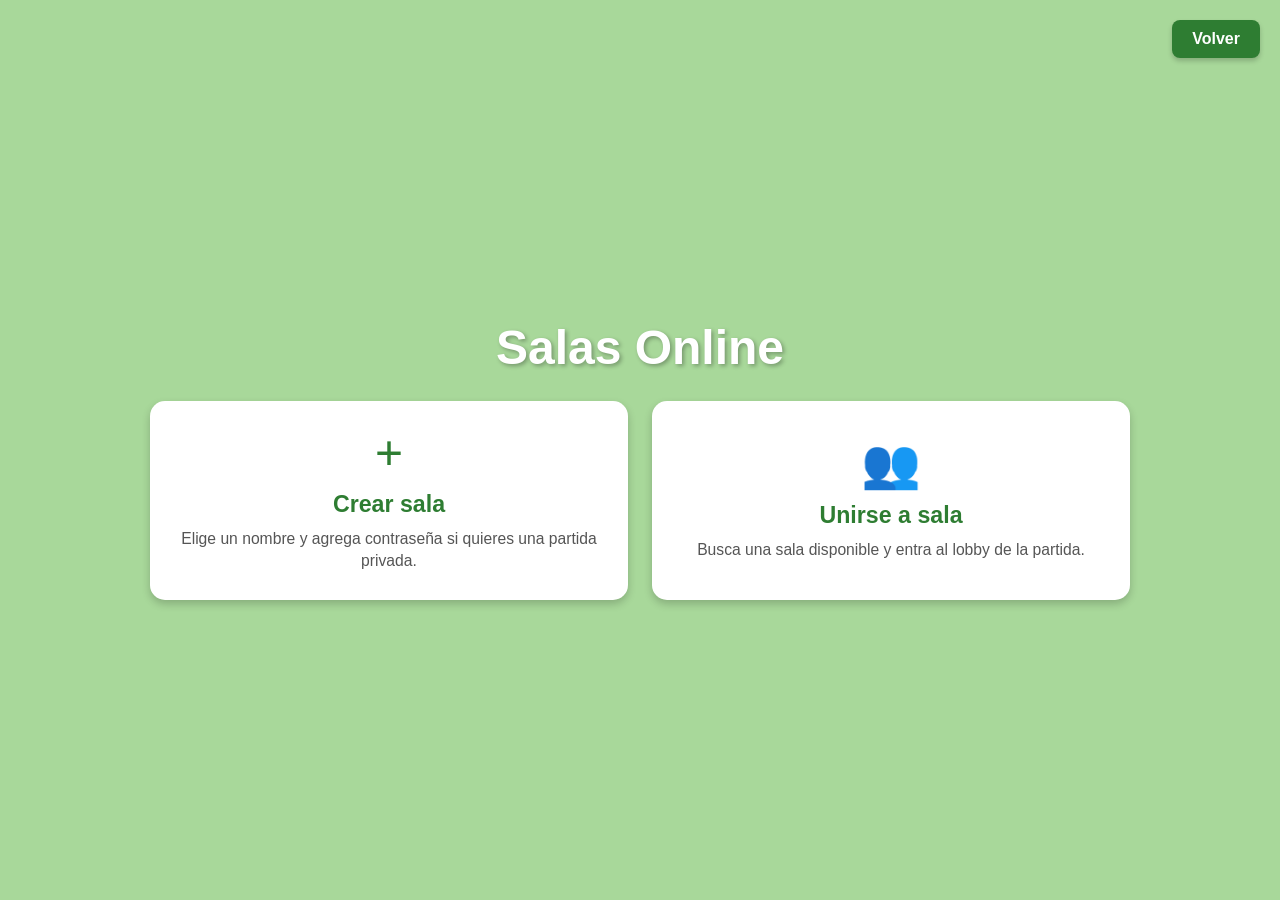
<file: pages/online/cartas_online.html>
<!DOCTYPE html>
<html lang="es">
<head>
    <meta charset="UTF-8">
    <meta name="viewport" content="width=device-width, initial-scale=1.0">
    <title>Cartas Online - El Impostor</title>
    <link rel="stylesheet" href="../../styles.css">
    <style>
        .evento-overlay {
            display: none;
            position: fixed;
            inset: 0;
            background-color: rgba(0, 0, 0, 0.85);
            z-index: 3000;
            justify-content: center;
            align-items: center;
        }

        .evento-overlay.activo {
            display: flex;
            animation: fadeIn 0.3s;
        }

        .evento-content {
            background: linear-gradient(135deg, #d32f2f 0%, #b71c1c 100%);
            padding: 50px;
            border-radius: 20px;
            text-align: center;
            box-shadow: 0 10px 40px rgba(0, 0, 0, 0.5);
            max-width: 500px;
            animation: scaleIn 0.5s;
        }

        .evento-content h1 {
            color: white;
            font-size: 2.5rem;
            margin: 0 0 20px;
            text-shadow: 2px 2px 4px rgba(0, 0, 0, 0.3);
        }

        .evento-content p {
            color: white;
            font-size: 1.3rem;
            margin: 0;
            line-height: 1.6;
        }

        .round-info {
            color: white;
            font-weight: bold;
            margin: -22px 0 24px;
            text-shadow: 1px 1px 3px rgba(0, 0, 0, 0.25);
        }

        @keyframes fadeIn {
            from { opacity: 0; }
            to { opacity: 1; }
        }

        @keyframes scaleIn {
            from { transform: scale(0.8); opacity: 0; }
            to { transform: scale(1); opacity: 1; }
        }
    </style>
</head>
<body>
    <div id="notification-container"></div>

    <div id="evento-overlay" class="evento-overlay">
        <div class="evento-content">
            <h1>EVENTO ESPECIAL</h1>
            <p>Esta ronda habra <strong>UN IMPOSTOR EXTRA</strong></p>
        </div>
    </div>

    <div class="menu-container">
        <h1>Turno de <span id="nombre-jugador">Jugador</span></h1>
        <p class="round-info" id="round-info"></p>

        <div class="game-container">
            <div class="card-flip" id="card-flip">
                <div class="card-front">
                    <img id="foto-jugador" src="" alt="Foto" style="width: 100px; height: 100px; border-radius: 50%; border: 3px solid #2E7D32; object-fit: cover; margin-bottom: 15px; display: none;">
                    <h2 id="nombre-en-front" style="font-size: 2.5rem; margin: 0 0 30px 0; color: #2E7D32;">Jugador</h2>
                    <p style="font-size: 0.9rem; color: #666; margin: 5px 0;">Presiona y manten</p>
                    <p style="font-size: 0.9rem; color: #666; margin: 5px 0;">para ver tu rol</p>
                </div>
                <div class="card-back" id="card-back">
                    <div id="card-back-content">
                        <h3 id="nombre-en-tarjeta" style="font-size: 1.8rem; margin: 0;">Jugador</h3>
                    </div>
                </div>
            </div>

            <button class="button" id="next-button">Pasar a <span id="next-player">Jugador</span></button>
        </div>
    </div>

    <script>
        const partidaOnline = JSON.parse(localStorage.getItem('configPartidaOnline'));

        if (!partidaOnline || !partidaOnline.jugadores || !partidaOnline.configuracion) {
            window.location.href = 'crear_sala.html';
        }

        const jugadores = partidaOnline.jugadores;
        const config = partidaOnline.configuracion;
        const sala = partidaOnline.sala;
        const numJugadores = jugadores.length;
        const numImpostores = Math.min(config.impostores || 1, Math.max(1, numJugadores - 1));
        const mostrarPistas = Boolean(config.pistas);
        let jugadorActual = 0;
        let palabras = [];
        let rolesAsignados = [];
        let palabraRonda = null;

        function mostrarNotificacion(mensaje, tipo = 'error') {
            const container = document.getElementById('notification-container');
            const notification = document.createElement('div');
            notification.className = `notification notification-${tipo}`;
            notification.textContent = mensaje;
            container.appendChild(notification);

            setTimeout(() => notification.classList.add('show'), 10);
            setTimeout(() => {
                notification.classList.remove('show');
                setTimeout(() => notification.remove(), 300);
            }, 3000);
        }

        function asignarRoles() {
            const eventoEspecial = numJugadores >= 5 &&
                                  numImpostores < numJugadores / 2 &&
                                  (numImpostores + 1) < numJugadores / 2 &&
                                  Math.random() < 1.0;
            let impostoresRonda = numImpostores;

            if (eventoEspecial && numImpostores < numJugadores - 1) {
                impostoresRonda = numImpostores + 1;
                const eventoOverlay = document.getElementById('evento-overlay');
                eventoOverlay.classList.add('activo');
                setTimeout(() => eventoOverlay.classList.remove('activo'), 3000);
            }

            rolesAsignados = new Array(numJugadores).fill('inocente');
            const impostoresIndices = [];

            while (impostoresIndices.length < impostoresRonda) {
                const indice = Math.floor(Math.random() * numJugadores);
                if (!impostoresIndices.includes(indice)) {
                    impostoresIndices.push(indice);
                    rolesAsignados[indice] = 'impostor';
                }
            }
        }

        async function cargarPalabras() {
            const categoriasDefault = [
                { id: 1, nombre: 'Cosas cotidianas', archivo: '../../data/categorias/cosas_cotidianas.csv' },
                { id: 2, nombre: 'Personajes famosos', archivo: '../../data/categorias/famosos.csv' },
                { id: 3, nombre: 'Futbolistas', archivo: '../../data/categorias/futbolistas.csv' },
                { id: 4, nombre: 'Peliculas', archivo: '../../data/categorias/peliculas.csv' }
            ];

            const listasSeleccionadas = config.listas || [];
            const personalizadas = config.categoriasPersonalizadas || [];

            for (const listaId of listasSeleccionadas) {
                const categoria = categoriasDefault.find(c => String(c.id) === String(listaId));
                const categoriaPersonalizada = personalizadas.find(c => String(c.id) === String(listaId));

                if (categoria) {
                    await cargarCsvCategoria(categoria.archivo);
                } else if (categoriaPersonalizada) {
                    palabras.push({
                        palabra: categoriaPersonalizada.nombre,
                        pista: categoriaPersonalizada.origen ? `Categoria subida por ${categoriaPersonalizada.origen}` : ''
                    });
                }
            }

            if (palabras.length === 0) {
                palabras.push({ palabra: 'El Impostor', pista: 'Categoria por defecto' });
                mostrarNotificacion('No se pudieron cargar categorias, se uso una palabra por defecto', 'info');
            }
        }

        async function cargarCsvCategoria(archivo) {
            try {
                const response = await fetch(archivo);
                const csv = await response.text();
                const lineas = csv.split('\n').filter(line => line.trim() !== '');

                for (let i = 1; i < lineas.length; i++) {
                    const partes = lineas[i].split(',');
                    if (partes[0]) {
                        palabras.push({
                            palabra: partes[0].trim(),
                            pista: partes[1] ? partes[1].trim() : ''
                        });
                    }
                }
            } catch (error) {
                console.error('Error al cargar categoria:', error);
            }
        }

        function mostrarJugador() {
            const jugador = jugadores[jugadorActual];
            const nombreActual = jugador.nombre;
            const fotoActual = jugador.foto;
            const siguienteIndice = (jugadorActual + 1) % numJugadores;

            document.getElementById('nombre-jugador').textContent = nombreActual;
            document.getElementById('nombre-en-front').textContent = nombreActual;
            document.getElementById('round-info').textContent = sala ? `Sala: ${sala.nombre}` : 'Partida online';

            if (siguienteIndice === 0) {
                document.getElementById('next-button').textContent = 'Ir a Reunion';
            } else {
                const nombreSiguiente = jugadores[siguienteIndice].nombre;
                document.getElementById('next-button').innerHTML = `Pasar a <span id="next-player">${escapeHtml(nombreSiguiente)}</span>`;
            }

            const fotoJugador = document.getElementById('foto-jugador');
            if (fotoActual) {
                fotoJugador.src = fotoActual;
                fotoJugador.style.display = 'block';
            } else {
                fotoJugador.style.display = 'none';
            }

            const card = document.getElementById('card-flip');
            const cardBack = document.getElementById('card-back');
            const cardBackContent = document.getElementById('card-back-content');

            card.classList.remove('flipped');
            cardBack.style.backgroundColor = 'white';
            cardBack.style.color = '#333';
            cardBackContent.innerHTML = `<h3 style="font-size: 1.8rem; margin: 0;">${escapeHtml(nombreActual)}</h3>`;
        }

        const card = document.getElementById('card-flip');
        let presionando = false;

        card.addEventListener('mousedown', () => {
            presionando = true;
            setTimeout(() => {
                if (presionando) {
                    mostrarRol();
                }
            }, 200);
        });

        card.addEventListener('mouseup', () => {
            presionando = false;
            ocultarRol();
        });

        card.addEventListener('mouseleave', () => {
            if (presionando) {
                presionando = false;
                ocultarRol();
            }
        });

        card.addEventListener('touchstart', event => {
            event.preventDefault();
            presionando = true;
            setTimeout(() => {
                if (presionando) {
                    mostrarRol();
                }
            }, 200);
        });

        card.addEventListener('touchend', event => {
            event.preventDefault();
            presionando = false;
            ocultarRol();
        });

        function mostrarRol() {
            const cardBack = document.getElementById('card-back');
            const cardBackContent = document.getElementById('card-back-content');

            if (rolesAsignados[jugadorActual] === 'impostor') {
                cardBack.style.backgroundColor = '#d32f2f';
                cardBack.style.color = 'white';

                let contenido = '<h2 style="font-size: 2.5rem; margin: 0; color: white;">Eres el IMPOSTOR</h2>';

                if (mostrarPistas && palabraRonda.pista) {
                    contenido += `<p style="font-size: 1.1rem; margin-top: 20px; color: white;">Pista: ${escapeHtml(palabraRonda.pista)}</p>`;
                }

                cardBackContent.innerHTML = contenido;
            } else {
                cardBack.style.backgroundColor = '#2E7D32';
                cardBack.style.color = 'white';
                cardBackContent.innerHTML = `<h2 style="font-size: 2.5rem; margin: 0; color: white;">${escapeHtml(palabraRonda.palabra)}</h2>`;
            }

            card.classList.add('flipped');
        }

        function ocultarRol() {
            const jugador = jugadores[jugadorActual];
            const cardBack = document.getElementById('card-back');
            const cardBackContent = document.getElementById('card-back-content');

            cardBack.style.backgroundColor = 'white';
            cardBack.style.color = '#333';
            cardBackContent.innerHTML = `<h3 style="font-size: 1.8rem; margin: 0;">${escapeHtml(jugador.nombre)}</h3>`;
            card.classList.remove('flipped');
        }

        document.getElementById('next-button').addEventListener('click', () => {
            jugadorActual = (jugadorActual + 1) % numJugadores;

            if (jugadorActual === 0) {
                guardarResultadoRonda();
                mostrarNotificacion('Todos vieron su carta. Reunion lista.', 'success');
            } else {
                mostrarJugador();
            }
        });

        function guardarResultadoRonda() {
            const ronda = {
                sala,
                jugadores,
                roles: rolesAsignados,
                palabra: palabraRonda,
                configuracion: config
            };
            localStorage.setItem('rondaOnlineActual', JSON.stringify(ronda));
        }

        async function iniciarJuego() {
            await cargarPalabras();
            asignarRoles();
            palabraRonda = palabras[Math.floor(Math.random() * palabras.length)];
            guardarResultadoRonda();
            mostrarJugador();
        }

        function escapeHtml(texto) {
            const div = document.createElement('div');
            div.textContent = texto;
            return div.innerHTML;
        }

        iniciarJuego();
    </script>
</body>
</html>
</file>
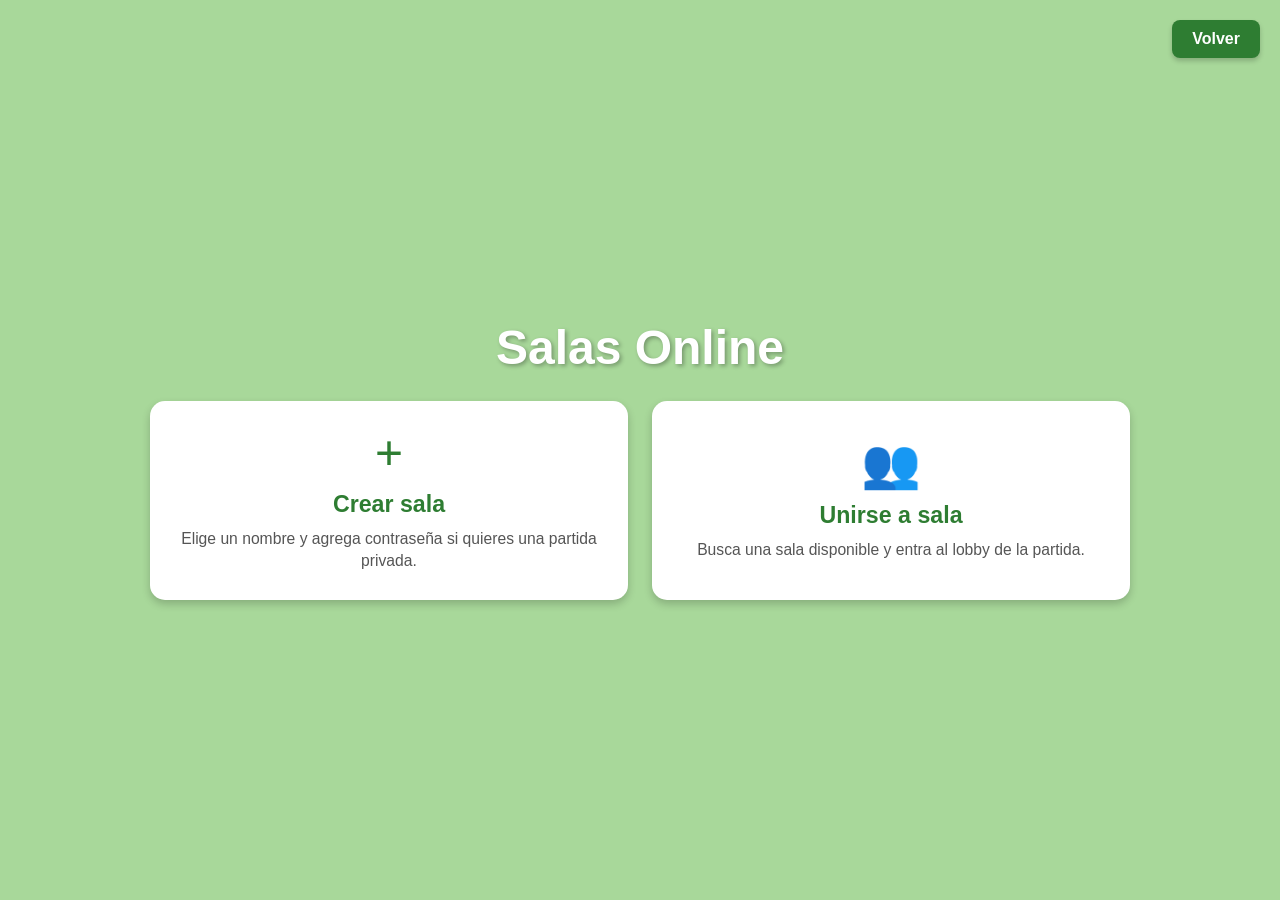
<file: pages/online/crear_sala.html>
<!DOCTYPE html>
<html lang="es">
<head>
    <meta charset="UTF-8">
    <meta name="viewport" content="width=device-width, initial-scale=1.0">
    <title>Salas Online - El Impostor</title>
    <link rel="stylesheet" href="../../styles.css">
    <style>
        body {
            justify-content: center;
            padding: 80px 16px 32px;
        }

        .online-container {
            width: 100%;
            max-width: 980px;
            text-align: center;
            margin: auto 0;
        }

        .online-container h1 {
            margin-bottom: 26px;
        }

        .online-actions {
            display: grid;
            grid-template-columns: repeat(2, minmax(220px, 1fr));
            gap: 24px;
            margin: 0 auto 28px;
        }

        .online-action-card {
            background-color: white;
            border: none;
            border-radius: 15px;
            padding: 28px 22px;
            color: #2E7D32;
            cursor: pointer;
            box-shadow: 0 4px 8px rgba(0, 0, 0, 0.2);
            transition: all 0.3s ease;
            min-height: 170px;
        }

        .online-action-card:hover {
            transform: translateY(-8px);
            box-shadow: 0 8px 16px rgba(0, 0, 0, 0.3);
        }

        .online-action-icon {
            display: block;
            font-size: 3rem;
            line-height: 1;
            margin-bottom: 14px;
        }

        .online-action-card h2 {
            font-size: 1.45rem;
            margin-bottom: 10px;
        }

        .online-action-card p {
            color: #555;
            font-size: 0.98rem;
            line-height: 1.4;
        }

        .rooms-panel,
        .room-lobby {
            background-color: white;
            border-radius: 15px;
            box-shadow: 0 4px 8px rgba(0, 0, 0, 0.2);
            padding: 24px;
            text-align: left;
        }

        .modal-content .rooms-panel {
            padding: 0;
            box-shadow: none;
            border-radius: 0;
        }

        .rooms-header {
            display: flex;
            align-items: center;
            justify-content: space-between;
            gap: 16px;
            margin-bottom: 18px;
        }

        .rooms-header h2,
        .room-lobby h2 {
            color: #2E7D32;
            font-size: 1.7rem;
            margin: 0;
        }

        .rooms-filter {
            width: min(100%, 320px);
        }

        .rooms-list {
            display: grid;
            gap: 12px;
        }

        .room-card {
            display: grid;
            grid-template-columns: 1fr auto;
            align-items: center;
            gap: 14px;
            padding: 16px;
            border: 2px solid #e2efd9;
            border-radius: 12px;
            background-color: #fbfffa;
        }

        .room-card h3 {
            color: #2E7D32;
            font-size: 1.2rem;
            margin-bottom: 6px;
        }

        .room-meta {
            color: #555;
            display: flex;
            flex-wrap: wrap;
            gap: 10px;
            font-size: 0.92rem;
        }

        .lock-icon {
            color: #1B5E20;
            font-weight: bold;
        }

        .join-button,
        .modal-button {
            padding: 10px 18px;
            background-color: #2E7D32;
            color: white;
            border: none;
            border-radius: 8px;
            font-size: 1rem;
            font-weight: bold;
            cursor: pointer;
            transition: all 0.3s ease;
            box-shadow: 0 3px 5px rgba(0, 0, 0, 0.2);
        }

        .join-button:hover,
        .modal-button:hover {
            transform: translateY(-2px);
            box-shadow: 0 5px 10px rgba(0, 0, 0, 0.3);
            background-color: #1B5E20;
        }

        .empty-message {
            color: #666;
            padding: 18px;
            text-align: center;
            border: 2px dashed #d7e7cf;
            border-radius: 12px;
        }

        .modal-actions {
            display: flex;
            justify-content: flex-end;
            gap: 12px;
            margin-top: 22px;
        }

        .modal-button.secondary {
            background-color: #777;
        }

        .modal-button.secondary:hover {
            background-color: #555;
        }

        .checkbox-row {
            display: flex;
            align-items: center;
            gap: 10px;
            color: #333;
            font-weight: bold;
            cursor: pointer;
        }

        .room-lobby {
            max-width: 620px;
            margin: 0 auto;
            text-align: center;
        }

        .room-code {
            display: inline-block;
            margin: 18px 0;
            padding: 12px 18px;
            border-radius: 8px;
            background-color: #e8f5e9;
            color: #1B5E20;
            font-size: 1.2rem;
            font-weight: bold;
        }

        .room-lobby p {
            color: #444;
            font-size: 1.05rem;
            line-height: 1.5;
        }

        @media (max-width: 720px) {
            body {
                padding-top: 72px;
            }

            .online-actions,
            .room-card {
                grid-template-columns: 1fr;
            }

            .rooms-header {
                align-items: stretch;
                flex-direction: column;
            }

            .rooms-filter {
                width: 100%;
            }

            .join-button {
                width: 100%;
            }
        }
    </style>
</head>
<body>
    <div id="notification-container"></div>

    <button class="button-back" onclick="window.location.href='../jugar.html'">Volver</button>

    <main class="online-container" id="main-content">
        <h1>Salas Online</h1>

        <section class="online-actions" aria-label="Opciones online">
            <button class="online-action-card" type="button" onclick="abrirModalCrear()">
                <span class="online-action-icon">&#43;</span>
                <h2>Crear sala</h2>
                <p>Elige un nombre y agrega contraseña si quieres una partida privada.</p>
            </button>

            <button class="online-action-card" type="button" onclick="mostrarListadoSalas()">
                <span class="online-action-icon">&#128101;</span>
                <h2>Unirse a sala</h2>
                <p>Busca una sala disponible y entra al lobby de la partida.</p>
            </button>
        </section>

    </main>

    <div class="modal" id="rooms-modal">
        <div class="modal-content">
            <span class="close" onclick="cerrarModal('rooms-modal')">&times;</span>
            <section class="rooms-panel" id="rooms-panel">
                <div class="rooms-header">
                    <h2>Salas disponibles</h2>
                    <input class="text-input rooms-filter" type="search" id="room-filter" placeholder="Filtrar por nombre" autocomplete="off">
                </div>
                <div class="rooms-list" id="rooms-list"></div>
            </section>
        </div>
    </div>

    <div class="modal" id="create-room-modal">
        <div class="modal-content">
            <span class="close" onclick="cerrarModal('create-room-modal')">&times;</span>
            <h2>Crear sala online</h2>

            <div class="form-group compact">
                <label for="room-name">Nombre de la sala</label>
                <input class="text-input" id="room-name" type="text" maxlength="30" placeholder="Ej. Sala de amigos" autocomplete="off">
            </div>

            <div class="form-group compact">
                <label class="checkbox-row" for="use-password">
                    <input class="checkbox-input" id="use-password" type="checkbox" onchange="togglePasswordField()">
                    <span>Usar contraseña</span>
                </label>
            </div>

            <div class="form-group compact" id="create-password-group" style="display: none;">
                <label for="room-password">Contraseña</label>
                <input class="text-input" id="room-password" type="password" maxlength="20" placeholder="Contraseña de la sala" autocomplete="new-password">
            </div>

            <div class="modal-actions">
                <button class="modal-button secondary" type="button" onclick="cerrarModal('create-room-modal')">Cancelar</button>
                <button class="modal-button" type="button" onclick="crearSala()">Crear sala</button>
            </div>
        </div>
    </div>

    <div class="modal" id="join-password-modal">
        <div class="modal-content">
            <span class="close" onclick="cerrarModal('join-password-modal')">&times;</span>
            <h2>Contraseña requerida</h2>

            <div class="form-group compact">
                <label for="join-password">Contraseña de la sala</label>
                <input class="text-input" id="join-password" type="password" placeholder="Ingresa la contraseña" autocomplete="current-password">
            </div>

            <div class="modal-actions">
                <button class="modal-button secondary" type="button" onclick="cerrarModal('join-password-modal')">Cancelar</button>
                <button class="modal-button" type="button" onclick="validarPasswordYUnirse()">Unirse</button>
            </div>
        </div>
    </div>

    <script>
        const STORAGE_KEY = 'salasOnlineImpostor';
        const SALAS_DEMO_IDS = ['sala-amigos', 'noche-impostor', 'partida-rapida'];
        const salasIniciales = [
            {
                id: 'sala-amigos',
                nombre: 'Sala de amigos',
                password: '',
                jugadores: 1,
                maxJugadores: 8,
                participantes: [
                    {
                        id: 'host',
                        nombre: 'Anfitrion',
                        foto: '../../src/fotos_perfil/1.jpg',
                        host: true
                    }
                ],
                config: {
                    jugadores: 8,
                    impostores: 1,
                    listas: [],
                    pistas: false
                }
            }
        ];

        let salaSeleccionada = null;

        function obtenerSalas() {
            const guardadas = localStorage.getItem(STORAGE_KEY);
            if (guardadas) {
                const salasNormalizadas = normalizarSalas(JSON.parse(guardadas));
                guardarSalas(salasNormalizadas);
                return salasNormalizadas;
            }

            localStorage.setItem(STORAGE_KEY, JSON.stringify(salasIniciales));
            return salasIniciales;
        }

        function guardarSalas(salas) {
            localStorage.setItem(STORAGE_KEY, JSON.stringify(salas));
        }

        function normalizarSalas(salas) {
            const salasSinDemoAntiguas = salas.filter(sala => !SALAS_DEMO_IDS.includes(sala.id) || sala.id === 'sala-amigos');
            const tieneSalaDemo = salasSinDemoAntiguas.some(sala => sala.id === 'sala-amigos');

            if (!tieneSalaDemo && salasSinDemoAntiguas.length === 0) {
                return salasIniciales;
            }

            return salasSinDemoAntiguas.map(sala => prepararSalaParaListado(sala));
        }

        function prepararSalaParaListado(sala) {
            if (!Array.isArray(sala.participantes)) {
                sala.participantes = [
                    {
                        id: 'host',
                        nombre: 'Anfitrion',
                        foto: '../../src/fotos_perfil/1.jpg',
                        host: true
                    }
                ];
            }

            if (!sala.config) {
                sala.config = {
                    jugadores: Math.max(3, sala.maxJugadores || 8),
                    impostores: 1,
                    listas: [],
                    pistas: false
                };
            }

            sala.maxJugadores = sala.config.jugadores || sala.maxJugadores || 8;
            sala.jugadores = sala.participantes.length;
            return sala;
        }

        function mostrarNotificacion(mensaje, tipo = 'error') {
            const container = document.getElementById('notification-container');
            const notification = document.createElement('div');
            notification.className = `notification notification-${tipo}`;
            notification.textContent = mensaje;
            container.appendChild(notification);

            setTimeout(() => notification.classList.add('show'), 10);
            setTimeout(() => {
                notification.classList.remove('show');
                setTimeout(() => notification.remove(), 300);
            }, 3000);
        }

        function renderizarSalas() {
            const filtro = document.getElementById('room-filter').value.trim().toLowerCase();
            const lista = document.getElementById('rooms-list');
            const salas = obtenerSalas().filter(sala => sala.nombre.toLowerCase().includes(filtro));

            lista.innerHTML = '';

            if (salas.length === 0) {
                lista.innerHTML = '<p class="empty-message">No hay salas con ese nombre.</p>';
                return;
            }

            salas.forEach(sala => {
                const card = document.createElement('article');
                card.className = 'room-card';
                card.innerHTML = `
                    <div>
                        <h3>${escapeHtml(sala.nombre)} ${sala.password ? '<span class="lock-icon" title="Sala con contraseña">&#128274;</span>' : ''}</h3>
                        <div class="room-meta">
                            <span>${sala.jugadores}/${sala.maxJugadores} jugadores</span>
                            <span>${sala.password ? 'Privada' : 'Publica'}</span>
                        </div>
                    </div>
                    <button class="join-button" type="button" onclick="intentarUnirse('${sala.id}')">Unirse</button>
                `;
                lista.appendChild(card);
            });
        }

        function abrirModalCrear() {
            document.getElementById('room-name').value = '';
            document.getElementById('use-password').checked = false;
            document.getElementById('room-password').value = '';
            togglePasswordField();
            abrirModal('create-room-modal');
            setTimeout(() => document.getElementById('room-name').focus(), 50);
        }

        function mostrarListadoSalas() {
            renderizarSalas();
            abrirModal('rooms-modal');
            document.getElementById('room-filter').focus();
        }

        function togglePasswordField() {
            const activo = document.getElementById('use-password').checked;
            document.getElementById('create-password-group').style.display = activo ? 'block' : 'none';
        }

        function crearSala() {
            const nombre = document.getElementById('room-name').value.trim();
            const usaPassword = document.getElementById('use-password').checked;
            const password = document.getElementById('room-password').value.trim();

            if (!nombre) {
                mostrarNotificacion('Escribe el nombre de la sala');
                return;
            }

            if (usaPassword && !password) {
                mostrarNotificacion('Escribe una contraseña para la sala');
                return;
            }

            const salas = obtenerSalas();
            const nuevaSala = {
                id: `sala-${Date.now()}`,
                nombre,
                password: usaPassword ? password : '',
                jugadores: 1,
                maxJugadores: 10,
                participantes: [
                    {
                        id: 'host',
                        nombre: 'Anfitrion',
                        foto: '../../src/fotos_perfil/1.jpg',
                        host: true
                    }
                ],
                config: {
                    jugadores: 10,
                    impostores: 1,
                    listas: [],
                    pistas: false
                }
            };

            salas.unshift(nuevaSala);
            guardarSalas(salas);
            cerrarModal('create-room-modal');
            localStorage.setItem('salaOnlineActual', JSON.stringify(nuevaSala));
            window.location.href = `sala_online_inicio_crear.html?sala=${encodeURIComponent(nuevaSala.id)}`;
        }

        function intentarUnirse(id) {
            const sala = obtenerSalas().find(item => item.id === id);
            if (!sala) {
                mostrarNotificacion('La sala ya no esta disponible');
                renderizarSalas();
                return;
            }

            if (!sala.password) {
                entrarASala(id);
                return;
            }

            salaSeleccionada = sala;
            document.getElementById('join-password').value = '';
            abrirModal('join-password-modal');
            setTimeout(() => document.getElementById('join-password').focus(), 50);
        }

        function validarPasswordYUnirse() {
            const password = document.getElementById('join-password').value.trim();

            if (!salaSeleccionada) {
                cerrarModal('join-password-modal');
                return;
            }

            if (password !== salaSeleccionada.password) {
                mostrarNotificacion('Contraseña incorrecta');
                return;
            }

            cerrarModal('join-password-modal');
            entrarASala(salaSeleccionada.id);
        }

        function entrarASala(id, sumarJugador = true) {
            const salas = obtenerSalas();
            const sala = salas.find(item => item.id === id);

            if (!sala) {
                mostrarNotificacion('La sala ya no esta disponible');
                return;
            }

            prepararSalaParaListado(sala);

            if (sumarJugador) {
                if (sala.participantes.length >= sala.maxJugadores) {
                    mostrarNotificacion('La sala esta llena');
                    return;
                }

                const invitadoId = obtenerIdInvitado();
                const yaEstaEnSala = sala.participantes.some(jugador => jugador.id === invitadoId);

                if (!yaEstaEnSala) {
                    sala.participantes.push({
                        id: invitadoId,
                        nombre: 'Invitado',
                        foto: '../../src/fotos_perfil/2.png',
                        host: false
                    });
                }

                sala.jugadores = sala.participantes.length;
                guardarSalas(salas);
            }

            localStorage.setItem('salaOnlineActual', JSON.stringify(sala));
            window.location.href = `sala_online_inicio_invitados.html?sala=${encodeURIComponent(id)}&jugador=${encodeURIComponent(obtenerIdInvitado())}`;
        }

        function obtenerIdInvitado() {
            let invitadoId = localStorage.getItem('jugadorOnlineInvitadoId');

            if (!invitadoId) {
                invitadoId = `guest-${Date.now()}`;
                localStorage.setItem('jugadorOnlineInvitadoId', invitadoId);
            }

            return invitadoId;
        }

        function renderizarLobbySiExiste() {
            const params = new URLSearchParams(window.location.search);
            const salaId = params.get('sala');

            if (!salaId) {
                renderizarSalas();
                return;
            }

            const sala = obtenerSalas().find(item => item.id === salaId);
            const main = document.getElementById('main-content');

            if (!sala) {
                main.innerHTML = `
                    <section class="room-lobby">
                        <h2>Sala no encontrada</h2>
                        <p>La sala que intentas abrir ya no esta disponible.</p>
                        <button class="button" onclick="window.location.href='crear_sala.html'">Ver salas</button>
                    </section>
                `;
                return;
            }

            main.innerHTML = `
                <section class="room-lobby">
                    <h1>Sala online</h1>
                    <h2>${escapeHtml(sala.nombre)} ${sala.password ? '<span class="lock-icon">&#128274;</span>' : ''}</h2>
                    <span class="room-code">Codigo: ${escapeHtml(sala.id)}</span>
                    <p>Estas dentro del lobby. Cuando se conecte el backend online, aqui se podran listar jugadores, configurar la partida e iniciar el juego.</p>
                    <button class="button" onclick="window.location.href='crear_sala.html'">Salir de la sala</button>
                </section>
            `;
        }

        function abrirModal(id) {
            document.getElementById(id).style.display = 'block';
        }

        function cerrarModal(id) {
            document.getElementById(id).style.display = 'none';
        }

        function escapeHtml(texto) {
            const div = document.createElement('div');
            div.textContent = texto;
            return div.innerHTML;
        }

        document.getElementById('room-filter').addEventListener('input', renderizarSalas);
        document.getElementById('join-password').addEventListener('keydown', event => {
            if (event.key === 'Enter') {
                validarPasswordYUnirse();
            }
        });
        document.getElementById('room-name').addEventListener('keydown', event => {
            if (event.key === 'Enter') {
                crearSala();
            }
        });
        document.getElementById('room-password').addEventListener('keydown', event => {
            if (event.key === 'Enter') {
                crearSala();
            }
        });

        window.addEventListener('click', event => {
            if (event.target.classList.contains('modal')) {
                event.target.style.display = 'none';
            }
        });

        renderizarLobbySiExiste();
    </script>
</body>
</html>
</file>
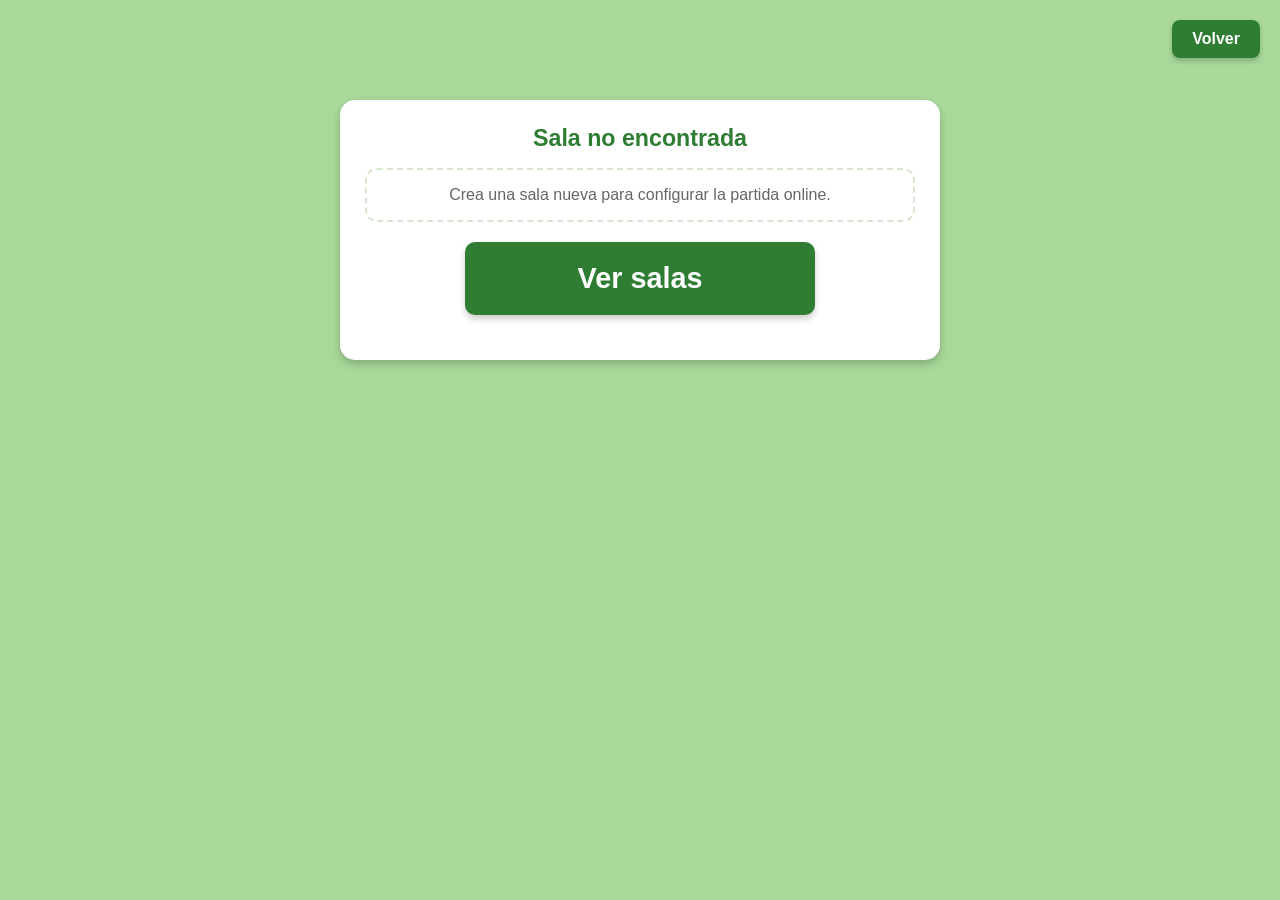
<file: pages/online/sala_online_inicio_crear.html>
<!DOCTYPE html>
<html lang="es">
<head>
    <meta charset="UTF-8">
    <meta name="viewport" content="width=device-width, initial-scale=1.0">
    <title>Lobby Online - El Impostor</title>
    <link rel="stylesheet" href="../../styles.css">
    <style>
        body {
            justify-content: flex-start;
            padding: 80px 16px 32px;
        }

        .online-lobby-container {
            width: 100%;
            max-width: 1120px;
            text-align: center;
        }

        .online-lobby-container h1 {
            margin-bottom: 18px;
        }

        .room-summary {
            display: inline-flex;
            align-items: center;
            flex-wrap: wrap;
            justify-content: center;
            gap: 10px;
            margin-bottom: 24px;
            padding: 12px 18px;
            background-color: white;
            color: #1B5E20;
            border-radius: 10px;
            box-shadow: 0 3px 5px rgba(0, 0, 0, 0.2);
            font-weight: bold;
        }

        .lobby-layout {
            display: grid;
            grid-template-columns: minmax(320px, 1fr) minmax(320px, 0.9fr);
            gap: 24px;
            align-items: start;
        }

        .players-panel {
            background-color: white;
            border-radius: 15px;
            padding: 25px;
            box-shadow: 0 4px 8px rgba(0, 0, 0, 0.2);
            text-align: left;
        }

        .panel-title {
            color: #2E7D32;
            font-size: 1.45rem;
            margin-bottom: 16px;
            text-align: center;
        }

        .players-list {
            display: grid;
            gap: 12px;
        }

        .online-player-card {
            display: grid;
            grid-template-columns: 58px 1fr auto;
            align-items: center;
            gap: 12px;
            padding: 12px;
            border: 2px solid #e2efd9;
            border-radius: 12px;
            background-color: #fbfffa;
        }

        .player-photo {
            position: relative;
            width: 58px;
            height: 58px;
            border-radius: 50%;
            border: 3px solid #2E7D32;
            overflow: hidden;
            background-color: #f0f0f0;
            display: flex;
            align-items: center;
            justify-content: center;
            color: #2E7D32;
            font-size: 1.8rem;
            font-weight: bold;
        }

        .player-photo.editable {
            cursor: pointer;
            transition: transform 0.2s, box-shadow 0.2s;
        }

        .player-photo.editable:hover {
            transform: scale(1.06);
            box-shadow: 0 4px 8px rgba(0, 0, 0, 0.25);
        }

        .edit-photo-badge {
            position: absolute;
            right: -4px;
            bottom: -4px;
            width: 24px;
            height: 24px;
            border-radius: 50%;
            background-color: #2E7D32;
            color: white;
            border: 2px solid white;
            display: flex;
            align-items: center;
            justify-content: center;
            font-size: 0.8rem;
            line-height: 1;
        }

        .player-photo img {
            width: 100%;
            height: 100%;
            object-fit: cover;
        }

        .player-info h3 {
            color: #2E7D32;
            font-size: 1.05rem;
            margin-bottom: 4px;
        }

        .editable-name {
            display: inline-flex;
            align-items: center;
            gap: 6px;
            border: none;
            background: transparent;
            color: #2E7D32;
            cursor: pointer;
            font: inherit;
            font-weight: bold;
            padding: 0;
            text-align: left;
        }

        .editable-name:hover {
            color: #1B5E20;
        }

        .edit-name-icon {
            font-size: 0.85rem;
        }

        .player-info p {
            color: #666;
            font-size: 0.9rem;
        }

        .kick-button {
            padding: 9px 12px;
            background-color: #d32f2f;
            color: white;
            border: none;
            border-radius: 8px;
            font-weight: bold;
            cursor: pointer;
            transition: all 0.3s ease;
        }

        .kick-button:hover {
            transform: translateY(-2px);
            background-color: #b71c1c;
            box-shadow: 0 4px 8px rgba(0, 0, 0, 0.25);
        }

        .host-badge {
            padding: 8px 10px;
            border-radius: 8px;
            background-color: #e8f5e9;
            color: #1B5E20;
            font-size: 0.85rem;
            font-weight: bold;
            text-align: center;
        }

        .empty-message {
            padding: 16px;
            color: #666;
            text-align: center;
            border: 2px dashed #d7e7cf;
            border-radius: 12px;
        }

        .lobby-actions {
            display: flex;
            justify-content: center;
            gap: 12px;
            flex-wrap: wrap;
            margin-top: 18px;
        }

        .lobby-actions .button,
        .lobby-actions .button-small {
            margin: 0;
            width: auto;
            min-width: 170px;
        }

        .photo-hint {
            color: #666;
            font-size: 0.9rem;
            margin: -6px 0 14px;
            text-align: center;
        }

        .modal-overlay {
            display: none;
            position: fixed;
            top: 0;
            left: 0;
            width: 100%;
            height: 100%;
            background-color: rgba(0, 0, 0, 0.5);
            z-index: 999;
        }

        .modal-overlay.activo {
            display: block;
        }

        .fotos-opciones {
            display: none;
            position: fixed;
            top: 50%;
            left: 50%;
            transform: translate(-50%, -50%);
            background-color: white;
            padding: 25px;
            border-radius: 20px;
            box-shadow: 0 10px 30px rgba(0, 0, 0, 0.4);
            z-index: 1000;
            width: 90%;
            max-width: 650px;
            max-height: 85vh;
            overflow-y: auto;
        }

        .fotos-opciones.activo {
            display: block;
        }

        .fotos-opciones h3 {
            margin: 0 0 5px;
            color: #2E7D32;
            text-align: center;
            font-size: 1.3rem;
        }

        .fotos-grid {
            display: grid;
            grid-template-columns: repeat(auto-fill, minmax(90px, 1fr));
            gap: 12px;
            margin: 20px 0 15px;
        }

        .foto-opcion,
        .foto-importar {
            width: 90px;
            height: 90px;
            border-radius: 50%;
            cursor: pointer;
            justify-self: center;
            transition: all 0.2s;
        }

        .foto-opcion {
            border: 3px solid #e0e0e0;
            overflow: hidden;
        }

        .foto-opcion:hover {
            border-color: #2E7D32;
            transform: scale(1.1);
        }

        .foto-opcion img {
            width: 100%;
            height: 100%;
            object-fit: cover;
        }

        .foto-importar {
            border: 3px dashed #2E7D32;
            background-color: #f5f5f5;
            color: #2E7D32;
            display: flex;
            align-items: center;
            justify-content: center;
            font-size: 0.95rem;
            font-weight: bold;
            text-align: center;
        }

        .foto-importar:hover {
            background-color: #e8f5e9;
            transform: scale(1.1);
        }

        .btn-cerrar {
            background-color: #d32f2f;
            color: white;
            border: none;
            padding: 10px 20px;
            border-radius: 8px;
            cursor: pointer;
            font-size: 0.95rem;
            width: 100%;
        }

        .btn-cerrar:hover {
            background-color: #b71c1c;
        }

        .modal-actions {
            display: flex;
            justify-content: flex-end;
            gap: 12px;
            margin-top: 22px;
        }

        .modal-button {
            padding: 10px 18px;
            background-color: #2E7D32;
            color: white;
            border: none;
            border-radius: 8px;
            font-size: 1rem;
            font-weight: bold;
            cursor: pointer;
            transition: all 0.3s ease;
            box-shadow: 0 3px 5px rgba(0, 0, 0, 0.2);
        }

        .modal-button:hover {
            transform: translateY(-2px);
            box-shadow: 0 5px 10px rgba(0, 0, 0, 0.3);
            background-color: #1B5E20;
        }

        .modal-button.secondary {
            background-color: #777;
        }

        .modal-button.secondary:hover {
            background-color: #555;
        }

        .category-alerts {
            display: grid;
            gap: 10px;
            margin-bottom: 18px;
        }

        .category-alert {
            display: grid;
            grid-template-columns: 1fr auto;
            align-items: center;
            gap: 12px;
            padding: 12px;
            border: 2px solid #cde8c8;
            border-radius: 10px;
            background-color: #f3fbf1;
            color: #333;
        }

        .category-alert strong {
            color: #2E7D32;
        }

        .category-alert button {
            padding: 8px 12px;
            background-color: #2E7D32;
            color: white;
            border: none;
            border-radius: 8px;
            font-weight: bold;
            cursor: pointer;
        }

        .category-alert button:hover {
            background-color: #1B5E20;
        }

        .bot-actions {
            display: flex;
            justify-content: center;
            gap: 10px;
            flex-wrap: wrap;
            margin-bottom: 16px;
        }

        .bot-button {
            padding: 9px 13px;
            background-color: #2E7D32;
            color: white;
            border: none;
            border-radius: 8px;
            font-weight: bold;
            cursor: pointer;
            transition: all 0.3s ease;
            box-shadow: 0 3px 5px rgba(0, 0, 0, 0.2);
        }

        .bot-button:hover {
            transform: translateY(-2px);
            background-color: #1B5E20;
            box-shadow: 0 5px 10px rgba(0, 0, 0, 0.3);
        }

        .bot-button.danger {
            background-color: #d32f2f;
        }

        .bot-button.danger:hover {
            background-color: #b71c1c;
        }

        @media (max-width: 860px) {
            .lobby-layout {
                grid-template-columns: 1fr;
            }
        }

        @media (max-width: 560px) {
            .online-player-card {
                grid-template-columns: 52px 1fr;
            }

            .online-player-card .kick-button,
            .online-player-card .host-badge {
                grid-column: 1 / -1;
                width: 100%;
            }

            .lobby-actions .button,
            .lobby-actions .button-small {
                width: 100%;
            }
        }
    </style>
</head>
<body>
    <div id="notification-container"></div>

    <button class="button-back" onclick="window.location.href='crear_sala.html'">Volver</button>

    <main class="online-lobby-container">
        <h1 id="page-title">Sala Online</h1>
        <div class="room-summary" id="room-summary"></div>

        <section class="lobby-layout">
            <div class="config-form">
                <h2 class="panel-title">Configurar partida</h2>
                <div class="category-alerts" id="category-alerts"></div>

                <div class="form-group">
                    <label for="num-jugadores">Numero maximo de jugadores:</label>
                    <div class="number-input">
                        <button type="button" class="btn-number" onclick="cambiarJugadores(-1)">-</button>
                        <input type="number" id="num-jugadores" value="3" min="3" readonly>
                        <button type="button" class="btn-number" onclick="cambiarJugadores(1)">+</button>
                    </div>
                </div>

                <div class="form-group">
                    <label for="num-impostores">Numero de impostores:</label>
                    <div class="number-input">
                        <button type="button" class="btn-number" onclick="cambiarImpostores(-1)">-</button>
                        <input type="number" id="num-impostores" value="1" min="0" readonly>
                        <button type="button" class="btn-number" onclick="cambiarImpostores(1)">+</button>
                    </div>
                </div>

                <div class="form-group">
                    <label>Categorias:</label>
                    <div class="checkbox-group" id="listas-container"></div>
                    <div class="checkbox-group" style="margin-top: 0; padding: 0; border-radius: 0 0 8px 8px;">
                        <input type="file" id="file-input" accept=".csv" style="display: none;" onchange="importarCategoria()">
                        <button class="import-button" onclick="document.getElementById('file-input').click()">
                            Importar categoria
                        </button>
                    </div>
                </div>

                <div class="form-group">
                    <label class="checkbox-label">
                        <input type="checkbox" id="pistas" class="checkbox-input">
                        <span>Activar pistas</span>
                    </label>
                    <p class="hint-text">Se indicara la categoria, no arruinara la experiencia de juego</p>
                </div>

                <div class="lobby-actions">
                    <button class="button" onclick="iniciarPartida()">Iniciar Partida</button>
                </div>
            </div>

            <aside class="players-panel">
                <h2 class="panel-title">Jugadores en sala</h2>
                <p class="photo-hint">Presiona tu foto para cambiarla.</p>
                <div class="bot-actions">
                    <button class="bot-button" type="button" onclick="agregarBot()">Agregar bot</button>
                    <button class="bot-button" type="button" onclick="llenarConBots()">Llenar con bots</button>
                    <button class="bot-button danger" type="button" onclick="quitarBots()">Quitar bots</button>
                </div>
                <div class="players-list" id="players-list"></div>
            </aside>
        </section>
    </main>

    <div id="modal-overlay" class="modal-overlay" onclick="cerrarModalFoto()"></div>
    <div id="fotos-modal" class="fotos-opciones">
        <h3>Selecciona una foto</h3>
        <input type="file" id="foto-input" accept="image/*" style="display: none;" onchange="importarFotoPersonalizada()">
        <div id="fotos-grid" class="fotos-grid"></div>
        <button class="btn-cerrar" onclick="cerrarModalFoto()">Cerrar</button>
    </div>

    <div class="modal" id="name-modal">
        <div class="modal-content">
            <span class="close" onclick="cerrarModalNombre()">&times;</span>
            <h2>Cambiar nombre</h2>

            <div class="form-group compact">
                <label for="host-name-input">Nombre del anfitrion</label>
                <input class="text-input" id="host-name-input" type="text" maxlength="24" placeholder="Tu nombre" autocomplete="off">
            </div>

            <div class="modal-actions">
                <button class="modal-button secondary" type="button" onclick="cerrarModalNombre()">Cancelar</button>
                <button class="modal-button" type="button" onclick="guardarNombreAnfitrion()">Guardar nombre</button>
            </div>
        </div>
    </div>

    <script>
        const STORAGE_KEY = 'salasOnlineImpostor';
        const params = new URLSearchParams(window.location.search);
        const salaId = params.get('sala');

        let numJugadores = 3;
        let numImpostores = 1;
        let salaActual = null;
        let jugadorFotoSeleccionado = null;

        const categoriasDefault = [
            { id: 1, nombre: 'Cosas cotidianas', archivo: '../../data/categorias/cosas_cotidianas.csv' },
            { id: 2, nombre: 'Personajes famosos', archivo: '../../data/categorias/famosos.csv' },
            { id: 3, nombre: 'Futbolistas', archivo: '../../data/categorias/futbolistas.csv' },
            { id: 4, nombre: 'Peliculas', archivo: '../../data/categorias/peliculas.csv' }
        ];

        const fotosDisponibles = [
            '../../src/fotos_perfil/1.jpg',
            '../../src/fotos_perfil/2.png',
            '../../src/fotos_perfil/3.jpg',
            '../../src/fotos_perfil/4.jpg',
            '../../src/fotos_perfil/5.jpg',
            '../../src/fotos_perfil/6.jpg',
            '../../src/fotos_perfil/7.jpg',
            '../../src/fotos_perfil/8.jpg',
            '../../src/fotos_perfil/9.jpg',
            '../../src/fotos_perfil/10.jpg',
            '../../src/fotos_perfil/11.jpg',
            '../../src/fotos_perfil/12.jpg',
            '../../src/fotos_perfil/13.jpg',
            '../../src/fotos_perfil/14.jpg',
            '../../src/fotos_perfil/15.jpg',
            '../../src/fotos_perfil/16.jpg',
            '../../src/fotos_perfil/17.jpg'
        ];

        const nombresBots = [
            'Bot Azul',
            'Bot Rojo',
            'Bot Verde',
            'Bot Sombra',
            'Bot Lima',
            'Bot Nube',
            'Bot Eco',
            'Bot Rayo',
            'Bot Pixel',
            'Bot Lupa'
        ];

        function obtenerSalas() {
            return JSON.parse(localStorage.getItem(STORAGE_KEY) || '[]');
        }

        function guardarSalas(salas) {
            localStorage.setItem(STORAGE_KEY, JSON.stringify(salas));
        }

        function obtenerSalaActual() {
            const salas = obtenerSalas();
            return salas.find(sala => sala.id === salaId) || JSON.parse(localStorage.getItem('salaOnlineActual') || 'null');
        }

        function mostrarNotificacion(mensaje, tipo = 'error') {
            const container = document.getElementById('notification-container');
            const notification = document.createElement('div');
            notification.className = `notification notification-${tipo}`;
            notification.textContent = mensaje;
            container.appendChild(notification);

            setTimeout(() => notification.classList.add('show'), 10);
            setTimeout(() => {
                notification.classList.remove('show');
                setTimeout(() => notification.remove(), 300);
            }, 3000);
        }

        function prepararSala() {
            salaActual = obtenerSalaActual();

            if (!salaActual) {
                document.querySelector('.online-lobby-container').innerHTML = `
                    <div class="config-form">
                        <h2 class="panel-title">Sala no encontrada</h2>
                        <p class="empty-message">Crea una sala nueva para configurar la partida online.</p>
                        <button class="button" onclick="window.location.href='crear_sala.html'">Ver salas</button>
                    </div>
                `;
                return;
            }

            if (!Array.isArray(salaActual.participantes)) {
                salaActual.participantes = crearParticipantesIniciales();
            }

            if (!salaActual.config) {
                salaActual.config = {
                    jugadores: Math.max(3, salaActual.maxJugadores || 10),
                    impostores: 1,
                    listas: [],
                    pistas: false,
                    categoriasPersonalizadas: []
                };
            }

            if (!Array.isArray(salaActual.config.categoriasPersonalizadas)) {
                salaActual.config.categoriasPersonalizadas = [];
            }

            if (!Array.isArray(salaActual.solicitudesCategorias)) {
                salaActual.solicitudesCategorias = [];
            }

            numJugadores = salaActual.config.jugadores;
            numImpostores = salaActual.config.impostores;

            document.getElementById('page-title').textContent = salaActual.nombre;
            document.getElementById('room-summary').innerHTML = `
                <span>Codigo: ${escapeHtml(salaActual.id)}</span>
                <span>${salaActual.password ? 'Sala privada' : 'Sala publica'}</span>
                <span id="players-count"></span>
            `;

            cargarCategorias();
            restaurarConfiguracion();
            renderizarJugadores();
            renderizarAlertasCategorias();
            sincronizarSala();
        }

        function crearParticipantesIniciales() {
            return [
                {
                    id: 'host',
                    nombre: 'Anfitrion',
                    foto: '../../src/fotos_perfil/1.jpg',
                    host: true
                }
            ];
        }

        function cargarCategorias() {
            const container = document.getElementById('listas-container');
            container.innerHTML = '';

            categoriasDefault.forEach(categoria => {
                const div = document.createElement('div');
                div.className = 'checkbox-item';
                div.innerHTML = `
                    <label class="checkbox-label">
                        <input type="checkbox" name="lista" value="${categoria.id}" class="checkbox-input" data-archivo="${categoria.archivo}">
                        <span>${categoria.nombre}</span>
                    </label>
                `;
                container.appendChild(div);
            });

            salaActual.config.categoriasPersonalizadas.forEach(categoria => {
                agregarCategoriaAlListado(categoria.id, categoria.nombre, true);
            });
        }

        function agregarCategoriaAlListado(id, nombre, marcada = false) {
            const container = document.getElementById('listas-container');
            const div = document.createElement('div');
            div.className = 'checkbox-item';
            div.innerHTML = `
                <label class="checkbox-label">
                    <input type="checkbox" name="lista" value="${escapeHtml(id)}" class="checkbox-input" ${marcada ? 'checked' : ''}>
                    <span>${escapeHtml(nombre)}</span>
                </label>
            `;
            container.appendChild(div);
        }

        function restaurarConfiguracion() {
            document.getElementById('num-jugadores').value = numJugadores;
            document.getElementById('num-impostores').value = numImpostores;
            document.getElementById('pistas').checked = Boolean(salaActual.config.pistas);

            if (salaActual.config.listas && salaActual.config.listas.length > 0) {
                salaActual.config.listas.forEach(listaId => {
                    const checkbox = document.querySelector(`input[name="lista"][value="${listaId}"]`);
                    if (checkbox) {
                        checkbox.checked = true;
                    }
                });
            }
        }

        function renderizarJugadores() {
            const container = document.getElementById('players-list');
            const participantes = salaActual.participantes || [];
            container.innerHTML = '';

            document.getElementById('players-count').textContent = `${participantes.length}/${numJugadores} jugadores`;

            if (participantes.length === 0) {
                container.innerHTML = '<p class="empty-message">Esperando jugadores...</p>';
                return;
            }

            participantes.forEach(jugador => {
                const card = document.createElement('article');
                card.className = 'online-player-card';
                card.innerHTML = `
                    <div class="player-photo ${jugador.host ? 'editable' : ''}" ${jugador.host ? `onclick="abrirModalFoto('${escapeHtml(jugador.id)}')"` : ''}>
                        ${jugador.foto ? `<img src="${escapeHtml(jugador.foto)}" alt="Foto de ${escapeHtml(jugador.nombre)}">` : escapeHtml(jugador.nombre.charAt(0).toUpperCase())}
                        ${jugador.host ? '<span class="edit-photo-badge" title="Cambiar foto">&#9998;</span>' : ''}
                    </div>
                    <div class="player-info">
                        <h3>
                            ${jugador.host
                                ? `<button class="editable-name" type="button" onclick="abrirModalNombre()">${escapeHtml(jugador.nombre)} <span class="edit-name-icon">&#9998;</span></button>`
                                : escapeHtml(jugador.nombre)}
                        </h3>
                        <p>${jugador.host ? 'Creador de la sala' : jugador.bot ? 'Bot de prueba' : 'Jugador conectado'}</p>
                    </div>
                    ${jugador.host ? '<span class="host-badge">Anfitrion</span>' : `<button class="kick-button" onclick="botarJugador('${escapeHtml(jugador.id)}')">Botar</button>`}
                `;
                container.appendChild(card);
            });
        }

        function agregarBot() {
            if (salaActual.participantes.length >= numJugadores) {
                mostrarNotificacion('La sala ya esta llena');
                return;
            }

            const totalBots = salaActual.participantes.filter(jugador => jugador.bot).length;
            const nombre = nombresBots[totalBots % nombresBots.length];
            const foto = fotosDisponibles[(totalBots + 2) % fotosDisponibles.length];

            salaActual.participantes.push({
                id: `bot-${Date.now()}-${totalBots}`,
                nombre,
                foto,
                host: false,
                bot: true
            });

            salaActual.jugadores = salaActual.participantes.length;
            renderizarJugadores();
            sincronizarSala();
            mostrarNotificacion('Bot agregado a la sala', 'success');
        }

        function llenarConBots() {
            let agregados = 0;

            while (salaActual.participantes.length < numJugadores) {
                const totalBots = salaActual.participantes.filter(jugador => jugador.bot).length;
                const nombre = nombresBots[totalBots % nombresBots.length];
                const foto = fotosDisponibles[(totalBots + 2) % fotosDisponibles.length];

                salaActual.participantes.push({
                    id: `bot-${Date.now()}-${totalBots}`,
                    nombre,
                    foto,
                    host: false,
                    bot: true
                });
                agregados++;
            }

            if (agregados === 0) {
                mostrarNotificacion('La sala ya esta completa', 'info');
                return;
            }

            salaActual.jugadores = salaActual.participantes.length;
            renderizarJugadores();
            sincronizarSala();
            mostrarNotificacion(`${agregados} bots agregados`, 'success');
        }

        function quitarBots() {
            const antes = salaActual.participantes.length;
            salaActual.participantes = salaActual.participantes.filter(jugador => !jugador.bot);
            const eliminados = antes - salaActual.participantes.length;

            if (eliminados === 0) {
                mostrarNotificacion('No hay bots en la sala', 'info');
                return;
            }

            salaActual.jugadores = salaActual.participantes.length;
            renderizarJugadores();
            sincronizarSala();
            mostrarNotificacion('Bots eliminados de la sala', 'success');
        }

        function cambiarJugadores(delta) {
            const nuevoValor = numJugadores + delta;
            const minJugadores = Math.max(3, salaActual.participantes.length);

            if (nuevoValor >= minJugadores) {
                numJugadores = nuevoValor;
                document.getElementById('num-jugadores').value = numJugadores;

                if (numImpostores >= numJugadores) {
                    numImpostores = numJugadores - 1;
                    document.getElementById('num-impostores').value = numImpostores;
                }

                renderizarJugadores();
                guardarConfiguracionSala();
            }
        }

        function cambiarImpostores(delta) {
            const nuevoValor = numImpostores + delta;
            if (nuevoValor >= 0 && nuevoValor < numJugadores) {
                numImpostores = nuevoValor;
                document.getElementById('num-impostores').value = numImpostores;
                guardarConfiguracionSala();
            }
        }

        function importarCategoria() {
            const fileInput = document.getElementById('file-input');
            const file = fileInput.files[0];

            if (!file) {
                return;
            }

            const reader = new FileReader();
            reader.onload = function(e) {
                try {
                    const csvContent = e.target.result;
                    const lines = csvContent.split('\n').filter(line => line.trim() !== '');

                    if (lines.length < 2) {
                        mostrarNotificacion('El archivo CSV debe tener al menos una fila de datos');
                        return;
                    }

                    const container = document.getElementById('listas-container');
                    let maxId = 5;
                    container.querySelectorAll('input[name="lista"]').forEach(input => {
                        const id = parseInt(input.value, 10);
                        if (id > maxId) {
                            maxId = id;
                        }
                    });

                    for (let i = 1; i < lines.length; i++) {
                        const parts = lines[i].split(',').map(p => p.trim());
                        if (parts[0]) {
                            maxId++;
                            const categoria = {
                                id: `custom-${Date.now()}-${maxId}`,
                                nombre: parts[0],
                                origen: 'Anfitrion'
                            };
                            salaActual.config.categoriasPersonalizadas.push(categoria);
                            agregarCategoriaAlListado(categoria.id, categoria.nombre, true);
                        }
                    }

                    mostrarNotificacion('Categorias importadas correctamente', 'success');
                    guardarConfiguracionSala();
                    fileInput.value = '';
                } catch (error) {
                    mostrarNotificacion('Error al leer el archivo: ' + error.message);
                }
            };
            reader.readAsText(file);
        }

        function botarJugador(id) {
            salaActual.participantes = salaActual.participantes.filter(jugador => jugador.id !== id || jugador.host);
            mostrarNotificacion('Jugador expulsado de la sala', 'info');
            renderizarJugadores();
            sincronizarSala();
        }

        function guardarConfiguracionSala(mostrarMensaje = false) {
            const listasSeleccionadas = Array.from(document.querySelectorAll('input[name="lista"]:checked'))
                .map(cb => cb.value);

            salaActual.config = {
                jugadores: numJugadores,
                impostores: numImpostores,
                listas: listasSeleccionadas,
                pistas: document.getElementById('pistas').checked,
                categoriasPersonalizadas: salaActual.config.categoriasPersonalizadas || []
            };
            salaActual.maxJugadores = numJugadores;
            salaActual.jugadores = salaActual.participantes.length;
            sincronizarSala();

            if (mostrarMensaje) {
                mostrarNotificacion('Configuracion guardada', 'success');
            }
        }

        function iniciarPartida() {
            const listasSeleccionadas = Array.from(document.querySelectorAll('input[name="lista"]:checked'))
                .map(cb => cb.value);

            if (listasSeleccionadas.length === 0) {
                mostrarNotificacion('Selecciona al menos una categoria para jugar');
                return;
            }

            if (salaActual.participantes.length < 3) {
                mostrarNotificacion('Se necesitan al menos 3 jugadores en la sala');
                return;
            }

            guardarConfiguracionSala();
            localStorage.setItem('configPartidaOnline', JSON.stringify({
                sala: salaActual,
                jugadores: salaActual.participantes,
                configuracion: salaActual.config
            }));
            mostrarNotificacion('Partida online lista para iniciar', 'success');
            setTimeout(() => {
                window.location.href = 'cartas_online.html';
            }, 700);
        }

        function abrirModalFoto(idJugador) {
            jugadorFotoSeleccionado = idJugador;
            document.getElementById('modal-overlay').classList.add('activo');
            document.getElementById('fotos-modal').classList.add('activo');

            const fotosGrid = document.getElementById('fotos-grid');
            fotosGrid.innerHTML = '';

            fotosDisponibles.forEach(foto => {
                const div = document.createElement('div');
                div.className = 'foto-opcion';
                div.innerHTML = `<img src="${foto}" alt="Foto">`;
                div.onclick = () => seleccionarFoto(foto);
                fotosGrid.appendChild(div);
            });

            const btnImportar = document.createElement('div');
            btnImportar.className = 'foto-importar';
            btnImportar.textContent = 'Subir foto';
            btnImportar.onclick = () => document.getElementById('foto-input').click();
            fotosGrid.appendChild(btnImportar);
        }

        function cerrarModalFoto() {
            document.getElementById('modal-overlay').classList.remove('activo');
            document.getElementById('fotos-modal').classList.remove('activo');
            jugadorFotoSeleccionado = null;
        }

        function importarFotoPersonalizada() {
            const input = document.getElementById('foto-input');
            const file = input.files[0];

            if (file && jugadorFotoSeleccionado !== null) {
                const reader = new FileReader();
                reader.onload = function(e) {
                    seleccionarFoto(e.target.result);
                };
                reader.readAsDataURL(file);
            }

            input.value = '';
        }

        function seleccionarFoto(foto) {
            const jugador = salaActual.participantes.find(participante => participante.id === jugadorFotoSeleccionado);

            if (!jugador) {
                return;
            }

            jugador.foto = foto;
            renderizarJugadores();
            sincronizarSala();
            cerrarModalFoto();
            mostrarNotificacion('Foto actualizada', 'success');
        }

        function abrirModalNombre() {
            const anfitrion = salaActual.participantes.find(jugador => jugador.host);
            if (!anfitrion) {
                return;
            }

            document.getElementById('host-name-input').value = anfitrion.nombre;
            document.getElementById('name-modal').style.display = 'block';
            setTimeout(() => document.getElementById('host-name-input').focus(), 50);
        }

        function cerrarModalNombre() {
            document.getElementById('name-modal').style.display = 'none';
        }

        function guardarNombreAnfitrion() {
            const nuevoNombre = document.getElementById('host-name-input').value.trim();
            const anfitrion = salaActual.participantes.find(jugador => jugador.host);

            if (!nuevoNombre) {
                mostrarNotificacion('Escribe un nombre para el anfitrion');
                return;
            }

            if (!anfitrion) {
                cerrarModalNombre();
                return;
            }

            anfitrion.nombre = nuevoNombre;
            renderizarJugadores();
            sincronizarSala();
            cerrarModalNombre();
            mostrarNotificacion('Nombre actualizado', 'success');
        }

        function sincronizarSala() {
            const salas = obtenerSalas();
            const index = salas.findIndex(sala => sala.id === salaActual.id);

            if (index >= 0) {
                salas[index] = salaActual;
            } else {
                salas.unshift(salaActual);
            }

            guardarSalas(salas);
            localStorage.setItem('salaOnlineActual', JSON.stringify(salaActual));
        }

        function renderizarAlertasCategorias() {
            const container = document.getElementById('category-alerts');
            const solicitudes = salaActual.solicitudesCategorias || [];
            container.innerHTML = '';

            solicitudes.forEach(solicitud => {
                const alert = document.createElement('div');
                alert.className = 'category-alert';
                alert.innerHTML = `
                    <div>
                        <strong>${escapeHtml(solicitud.jugadorNombre)}</strong> subio la categoria <strong>${escapeHtml(solicitud.nombre)}</strong>.
                    </div>
                    <button type="button" onclick="aceptarCategoriaSolicitada('${escapeHtml(solicitud.id)}')">Agregar</button>
                `;
                container.appendChild(alert);
            });
        }

        function aceptarCategoriaSolicitada(id) {
            const solicitud = (salaActual.solicitudesCategorias || []).find(item => item.id === id);

            if (!solicitud) {
                return;
            }

            salaActual.config.categoriasPersonalizadas.push({
                id: solicitud.id,
                nombre: solicitud.nombre,
                origen: solicitud.jugadorNombre
            });
            salaActual.solicitudesCategorias = salaActual.solicitudesCategorias.filter(item => item.id !== id);
            agregarCategoriaAlListado(solicitud.id, solicitud.nombre, true);
            renderizarAlertasCategorias();
            guardarConfiguracionSala();
            mostrarNotificacion('Categoria agregada a la partida', 'success');
        }

        function actualizarParticipantesDesdeStorage() {
            if (!salaActual) {
                return;
            }

            const salaGuardada = obtenerSalas().find(sala => sala.id === salaActual.id);
            if (!salaGuardada || !Array.isArray(salaGuardada.participantes)) {
                return;
            }

            const participantesActuales = JSON.stringify(salaActual.participantes || []);
            const participantesGuardados = JSON.stringify(salaGuardada.participantes);

            if (participantesActuales !== participantesGuardados) {
                salaActual.participantes = salaGuardada.participantes;
                salaActual.jugadores = salaGuardada.participantes.length;
                renderizarJugadores();
            }

            const solicitudesActuales = JSON.stringify(salaActual.solicitudesCategorias || []);
            const solicitudesGuardadas = JSON.stringify(salaGuardada.solicitudesCategorias || []);

            if (solicitudesActuales !== solicitudesGuardadas) {
                salaActual.solicitudesCategorias = salaGuardada.solicitudesCategorias || [];
                renderizarAlertasCategorias();

                if (salaActual.solicitudesCategorias.length > 0) {
                    mostrarNotificacion('Un invitado subio una categoria CSV', 'info');
                }
            }
        }

        function escapeHtml(texto) {
            const div = document.createElement('div');
            div.textContent = texto;
            return div.innerHTML;
        }

        document.getElementById('host-name-input').addEventListener('keydown', event => {
            if (event.key === 'Enter') {
                guardarNombreAnfitrion();
            }
        });

        window.addEventListener('click', event => {
            if (event.target.id === 'name-modal') {
                cerrarModalNombre();
            }
        });

        document.addEventListener('change', event => {
            if (event.target.matches('input[name="lista"]') || event.target.id === 'pistas') {
                guardarConfiguracionSala();
            }
        });

        prepararSala();
        setInterval(actualizarParticipantesDesdeStorage, 1200);
    </script>
</body>
</html>
</file>
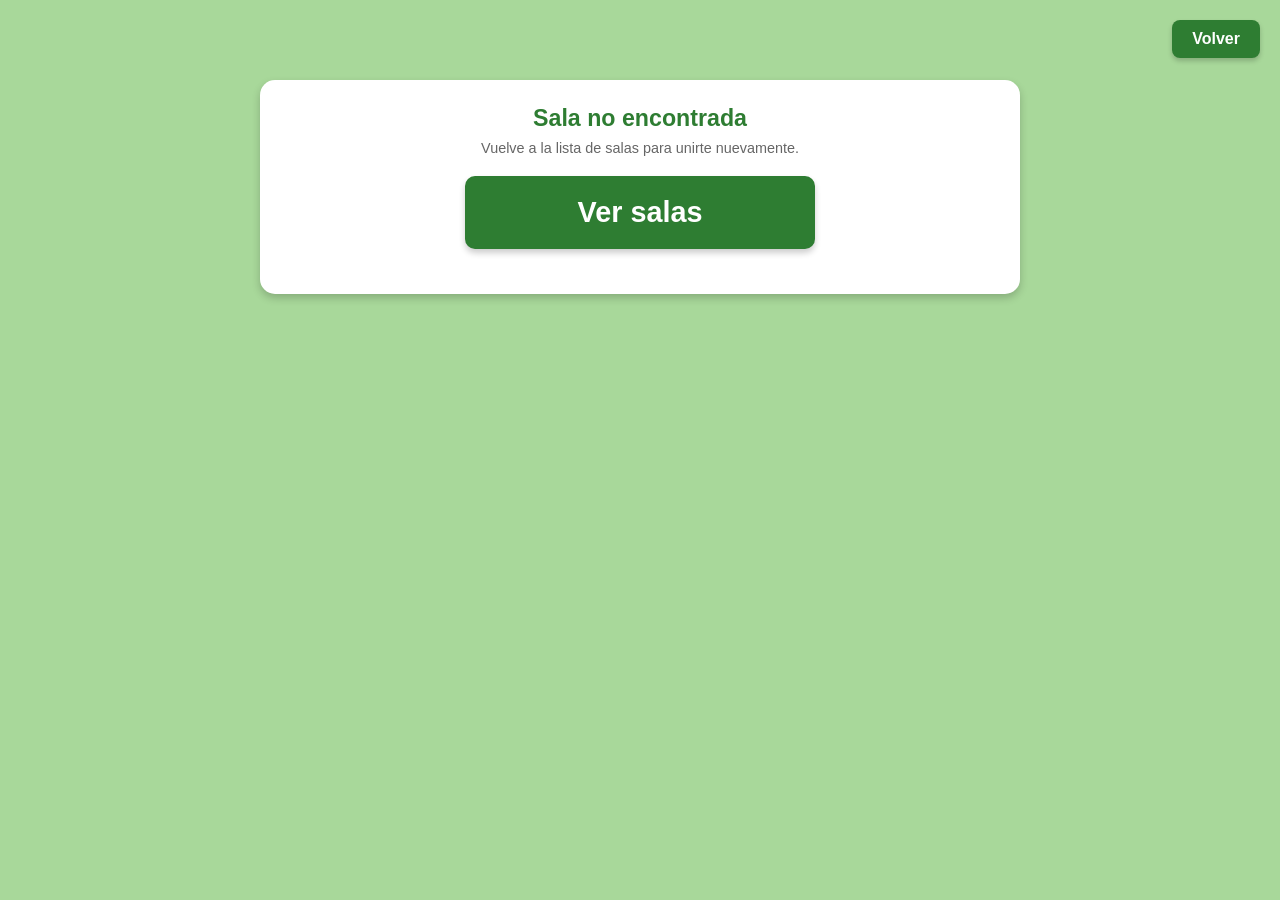
<file: pages/online/sala_online_inicio_invitados.html>
<!DOCTYPE html>
<html lang="es">
<head>
    <meta charset="UTF-8">
    <meta name="viewport" content="width=device-width, initial-scale=1.0">
    <title>Lobby Invitado - El Impostor</title>
    <link rel="stylesheet" href="../../styles.css">
    <style>
        body {
            justify-content: flex-start;
            padding: 80px 16px 32px;
        }

        .guest-lobby-container {
            width: 100%;
            max-width: 760px;
            text-align: center;
        }

        .guest-lobby-container h1 {
            margin-bottom: 18px;
        }

        .room-summary,
        .players-panel {
            background-color: white;
            border-radius: 15px;
            box-shadow: 0 4px 8px rgba(0, 0, 0, 0.2);
        }

        .room-summary {
            display: inline-flex;
            align-items: center;
            justify-content: center;
            flex-wrap: wrap;
            gap: 10px;
            margin-bottom: 24px;
            padding: 12px 18px;
            color: #1B5E20;
            font-weight: bold;
        }

        .players-panel {
            padding: 25px;
            text-align: left;
        }

        .guest-layout {
            display: grid;
            gap: 22px;
        }

        .panel-title {
            color: #2E7D32;
            font-size: 1.45rem;
            margin-bottom: 8px;
            text-align: center;
        }

        .photo-hint {
            color: #666;
            font-size: 0.9rem;
            margin-bottom: 16px;
            text-align: center;
        }

        .players-list {
            display: grid;
            gap: 12px;
        }

        .config-summary {
            display: grid;
            grid-template-columns: repeat(auto-fit, minmax(150px, 1fr));
            gap: 12px;
            margin-top: 16px;
        }

        .config-item {
            padding: 12px;
            border: 2px solid #e2efd9;
            border-radius: 10px;
            background-color: #fbfffa;
            text-align: center;
        }

        .config-item strong {
            display: block;
            color: #2E7D32;
            font-size: 1.25rem;
            margin-bottom: 4px;
        }

        .category-list {
            display: flex;
            flex-wrap: wrap;
            gap: 8px;
            margin-top: 14px;
            justify-content: center;
        }

        .category-chip {
            padding: 8px 10px;
            border-radius: 8px;
            background-color: #e8f5e9;
            color: #1B5E20;
            font-weight: bold;
            font-size: 0.9rem;
        }

        .upload-row {
            display: flex;
            justify-content: center;
            margin-top: 18px;
        }

        .upload-row .button-small {
            margin: 0;
            width: auto;
            min-width: 190px;
        }

        .online-player-card {
            display: grid;
            grid-template-columns: 58px 1fr auto;
            align-items: center;
            gap: 12px;
            padding: 12px;
            border: 2px solid #e2efd9;
            border-radius: 12px;
            background-color: #fbfffa;
        }

        .player-photo {
            position: relative;
            width: 58px;
            height: 58px;
            border-radius: 50%;
            border: 3px solid #2E7D32;
            overflow: hidden;
            background-color: #f0f0f0;
            display: flex;
            align-items: center;
            justify-content: center;
            color: #2E7D32;
            font-size: 1.8rem;
            font-weight: bold;
        }

        .player-photo.editable {
            cursor: pointer;
            transition: transform 0.2s, box-shadow 0.2s;
        }

        .player-photo.editable:hover {
            transform: scale(1.06);
            box-shadow: 0 4px 8px rgba(0, 0, 0, 0.25);
        }

        .player-photo img {
            width: 100%;
            height: 100%;
            object-fit: cover;
        }

        .edit-photo-badge {
            position: absolute;
            right: -4px;
            bottom: -4px;
            width: 24px;
            height: 24px;
            border-radius: 50%;
            background-color: #2E7D32;
            color: white;
            border: 2px solid white;
            display: flex;
            align-items: center;
            justify-content: center;
            font-size: 0.8rem;
            line-height: 1;
        }

        .player-info h3 {
            color: #2E7D32;
            font-size: 1.05rem;
            margin-bottom: 4px;
        }

        .player-info p {
            color: #666;
            font-size: 0.9rem;
        }

        .editable-name {
            display: inline-flex;
            align-items: center;
            gap: 6px;
            border: none;
            background: transparent;
            color: #2E7D32;
            cursor: pointer;
            font: inherit;
            font-weight: bold;
            padding: 0;
            text-align: left;
        }

        .editable-name:hover {
            color: #1B5E20;
        }

        .status-badge {
            padding: 8px 10px;
            border-radius: 8px;
            background-color: #e8f5e9;
            color: #1B5E20;
            font-size: 0.85rem;
            font-weight: bold;
            text-align: center;
        }

        .modal-overlay {
            display: none;
            position: fixed;
            inset: 0;
            background-color: rgba(0, 0, 0, 0.5);
            z-index: 999;
        }

        .modal-overlay.activo {
            display: block;
        }

        .fotos-opciones {
            display: none;
            position: fixed;
            top: 50%;
            left: 50%;
            transform: translate(-50%, -50%);
            background-color: white;
            padding: 25px;
            border-radius: 20px;
            box-shadow: 0 10px 30px rgba(0, 0, 0, 0.4);
            z-index: 1000;
            width: 90%;
            max-width: 650px;
            max-height: 85vh;
            overflow-y: auto;
        }

        .fotos-opciones.activo {
            display: block;
        }

        .fotos-opciones h3 {
            margin: 0 0 5px;
            color: #2E7D32;
            text-align: center;
            font-size: 1.3rem;
        }

        .fotos-grid {
            display: grid;
            grid-template-columns: repeat(auto-fill, minmax(90px, 1fr));
            gap: 12px;
            margin: 20px 0 15px;
        }

        .foto-opcion,
        .foto-importar {
            width: 90px;
            height: 90px;
            border-radius: 50%;
            cursor: pointer;
            justify-self: center;
            transition: all 0.2s;
        }

        .foto-opcion {
            border: 3px solid #e0e0e0;
            overflow: hidden;
        }

        .foto-opcion:hover {
            border-color: #2E7D32;
            transform: scale(1.1);
        }

        .foto-opcion img {
            width: 100%;
            height: 100%;
            object-fit: cover;
        }

        .foto-importar {
            border: 3px dashed #2E7D32;
            background-color: #f5f5f5;
            color: #2E7D32;
            display: flex;
            align-items: center;
            justify-content: center;
            font-size: 0.95rem;
            font-weight: bold;
            text-align: center;
        }

        .foto-importar:hover {
            background-color: #e8f5e9;
            transform: scale(1.1);
        }

        .btn-cerrar {
            background-color: #d32f2f;
            color: white;
            border: none;
            padding: 10px 20px;
            border-radius: 8px;
            cursor: pointer;
            font-size: 0.95rem;
            width: 100%;
        }

        .btn-cerrar:hover {
            background-color: #b71c1c;
        }

        .modal-actions {
            display: flex;
            justify-content: flex-end;
            gap: 12px;
            margin-top: 22px;
        }

        .modal-button {
            padding: 10px 18px;
            background-color: #2E7D32;
            color: white;
            border: none;
            border-radius: 8px;
            font-size: 1rem;
            font-weight: bold;
            cursor: pointer;
            transition: all 0.3s ease;
            box-shadow: 0 3px 5px rgba(0, 0, 0, 0.2);
        }

        .modal-button:hover {
            transform: translateY(-2px);
            box-shadow: 0 5px 10px rgba(0, 0, 0, 0.3);
            background-color: #1B5E20;
        }

        .modal-button.secondary {
            background-color: #777;
        }

        .modal-button.secondary:hover {
            background-color: #555;
        }

        @media (max-width: 560px) {
            .online-player-card {
                grid-template-columns: 52px 1fr;
            }

            .status-badge {
                grid-column: 1 / -1;
                width: 100%;
            }
        }
    </style>
</head>
<body>
    <div id="notification-container"></div>

    <button class="button-back" onclick="salirSala()">Volver</button>

    <main class="guest-lobby-container">
        <h1 id="page-title">Sala Online</h1>
        <div class="room-summary" id="room-summary"></div>

        <div class="guest-layout">
            <section class="players-panel">
                <h2 class="panel-title">Configuracion de la partida</h2>
                <p class="photo-hint">Se actualiza cuando el anfitrion modifica la partida.</p>
                <div class="config-summary" id="config-summary"></div>
                <div class="category-list" id="category-list"></div>
                <div class="upload-row">
                    <input type="file" id="category-file-input" accept=".csv" style="display: none;" onchange="subirCategoriaCsv()">
                    <button class="button-small" onclick="document.getElementById('category-file-input').click()">Subir Categorías</button>
                </div>
            </section>

            <section class="players-panel">
                <h2 class="panel-title">Jugadores en sala</h2>
                <p class="photo-hint">Presiona tu foto o nombre para editarlos.</p>
                <div class="players-list" id="players-list"></div>
            </section>
        </div>
    </main>

    <div id="modal-overlay" class="modal-overlay" onclick="cerrarModalFoto()"></div>
    <div id="fotos-modal" class="fotos-opciones">
        <h3>Selecciona una foto</h3>
        <input type="file" id="foto-input" accept="image/*" style="display: none;" onchange="importarFotoPersonalizada()">
        <div id="fotos-grid" class="fotos-grid"></div>
        <button class="btn-cerrar" onclick="cerrarModalFoto()">Cerrar</button>
    </div>

    <div class="modal" id="name-modal">
        <div class="modal-content">
            <span class="close" onclick="cerrarModalNombre()">&times;</span>
            <h2>Cambiar nombre</h2>

            <div class="form-group compact">
                <label for="guest-name-input">Tu nombre</label>
                <input class="text-input" id="guest-name-input" type="text" maxlength="24" placeholder="Tu nombre" autocomplete="off">
            </div>

            <div class="modal-actions">
                <button class="modal-button secondary" type="button" onclick="cerrarModalNombre()">Cancelar</button>
                <button class="modal-button" type="button" onclick="guardarNombreInvitado()">Guardar nombre</button>
            </div>
        </div>
    </div>

    <script>
        const STORAGE_KEY = 'salasOnlineImpostor';
        const params = new URLSearchParams(window.location.search);
        const salaId = params.get('sala');
        const jugadorId = params.get('jugador') || localStorage.getItem('jugadorOnlineInvitadoId');

        let salaActual = null;

        const fotosDisponibles = [
            '../../src/fotos_perfil/1.jpg',
            '../../src/fotos_perfil/2.png',
            '../../src/fotos_perfil/3.jpg',
            '../../src/fotos_perfil/4.jpg',
            '../../src/fotos_perfil/5.jpg',
            '../../src/fotos_perfil/6.jpg',
            '../../src/fotos_perfil/7.jpg',
            '../../src/fotos_perfil/8.jpg',
            '../../src/fotos_perfil/9.jpg',
            '../../src/fotos_perfil/10.jpg',
            '../../src/fotos_perfil/11.jpg',
            '../../src/fotos_perfil/12.jpg',
            '../../src/fotos_perfil/13.jpg',
            '../../src/fotos_perfil/14.jpg',
            '../../src/fotos_perfil/15.jpg',
            '../../src/fotos_perfil/16.jpg',
            '../../src/fotos_perfil/17.jpg'
        ];

        function obtenerSalas() {
            return JSON.parse(localStorage.getItem(STORAGE_KEY) || '[]');
        }

        function guardarSalas(salas) {
            localStorage.setItem(STORAGE_KEY, JSON.stringify(salas));
        }

        function mostrarNotificacion(mensaje, tipo = 'error') {
            const container = document.getElementById('notification-container');
            const notification = document.createElement('div');
            notification.className = `notification notification-${tipo}`;
            notification.textContent = mensaje;
            container.appendChild(notification);

            setTimeout(() => notification.classList.add('show'), 10);
            setTimeout(() => {
                notification.classList.remove('show');
                setTimeout(() => notification.remove(), 300);
            }, 3000);
        }

        function prepararSala() {
            const salas = obtenerSalas();
            salaActual = salas.find(sala => sala.id === salaId);

            if (!salaActual || !jugadorId) {
                document.querySelector('.guest-lobby-container').innerHTML = `
                    <div class="players-panel">
                        <h2 class="panel-title">Sala no encontrada</h2>
                        <p class="photo-hint">Vuelve a la lista de salas para unirte nuevamente.</p>
                        <button class="button" onclick="window.location.href='crear_sala.html'">Ver salas</button>
                    </div>
                `;
                return;
            }

            if (!Array.isArray(salaActual.participantes)) {
                salaActual.participantes = [];
            }

            const invitado = salaActual.participantes.find(jugador => jugador.id === jugadorId);
            if (!invitado) {
                salaActual.participantes.push({
                    id: jugadorId,
                    nombre: 'Invitado',
                    foto: '../../src/fotos_perfil/2.png',
                    host: false
                });
            }

            salaActual.jugadores = salaActual.participantes.length;
            sincronizarSala();
            renderizarSala();
        }

        function renderizarSala() {
            document.getElementById('page-title').textContent = salaActual.nombre;
            document.getElementById('room-summary').innerHTML = `
                <span>Codigo: ${escapeHtml(salaActual.id)}</span>
                <span>${salaActual.password ? 'Sala privada' : 'Sala publica'}</span>
                <span>${salaActual.participantes.length}/${salaActual.maxJugadores || salaActual.config?.jugadores || 8} jugadores</span>
            `;
            renderizarConfiguracion();
            renderizarJugadores();
        }

        function renderizarConfiguracion() {
            const config = salaActual.config || {};
            const categorias = obtenerCategoriasVisibles(config);
            const resumen = document.getElementById('config-summary');
            const lista = document.getElementById('category-list');

            resumen.innerHTML = `
                <div class="config-item">
                    <strong>${config.jugadores || salaActual.maxJugadores || 8}</strong>
                    Jugadores maximos
                </div>
                <div class="config-item">
                    <strong>${config.impostores ?? 1}</strong>
                    Impostores
                </div>
                <div class="config-item">
                    <strong>${config.pistas ? 'Si' : 'No'}</strong>
                    Pistas
                </div>
            `;

            lista.innerHTML = '';

            if (categorias.length === 0) {
                lista.innerHTML = '<span class="category-chip">Sin categorias seleccionadas</span>';
                return;
            }

            categorias.forEach(categoria => {
                const chip = document.createElement('span');
                chip.className = 'category-chip';
                chip.textContent = categoria;
                lista.appendChild(chip);
            });
        }

        function obtenerCategoriasVisibles(config) {
            const nombresDefault = {
                '1': 'Cosas cotidianas',
                '2': 'Personajes famosos',
                '3': 'Futbolistas',
                '4': 'Peliculas'
            };
            const personalizadas = config.categoriasPersonalizadas || [];

            return (config.listas || []).map(id => {
                const personalizada = personalizadas.find(categoria => categoria.id === id);
                return personalizada ? personalizada.nombre : nombresDefault[id];
            }).filter(Boolean);
        }

        function renderizarJugadores() {
            const container = document.getElementById('players-list');
            container.innerHTML = '';

            salaActual.participantes.forEach(jugador => {
                const esYo = jugador.id === jugadorId;
                const card = document.createElement('article');
                card.className = 'online-player-card';
                card.innerHTML = `
                    <div class="player-photo ${esYo ? 'editable' : ''}" ${esYo ? 'onclick="abrirModalFoto()"' : ''}>
                        ${jugador.foto ? `<img src="${escapeHtml(jugador.foto)}" alt="Foto de ${escapeHtml(jugador.nombre)}">` : escapeHtml(jugador.nombre.charAt(0).toUpperCase())}
                        ${esYo ? '<span class="edit-photo-badge" title="Cambiar foto">&#9998;</span>' : ''}
                    </div>
                    <div class="player-info">
                        <h3>
                            ${esYo
                                ? `<button class="editable-name" type="button" onclick="abrirModalNombre()">${escapeHtml(jugador.nombre)} <span>&#9998;</span></button>`
                                : escapeHtml(jugador.nombre)}
                        </h3>
                        <p>${jugador.host ? 'Creador de la sala' : jugador.bot ? 'Bot de prueba' : 'Jugador conectado'}</p>
                    </div>
                    <span class="status-badge">${jugador.host ? 'Anfitrion' : esYo ? 'Tu' : jugador.bot ? 'Bot' : 'Invitado'}</span>
                `;
                container.appendChild(card);
            });
        }

        function abrirModalFoto() {
            const fotosGrid = document.getElementById('fotos-grid');
            fotosGrid.innerHTML = '';
            document.getElementById('modal-overlay').classList.add('activo');
            document.getElementById('fotos-modal').classList.add('activo');

            fotosDisponibles.forEach(foto => {
                const div = document.createElement('div');
                div.className = 'foto-opcion';
                div.innerHTML = `<img src="${foto}" alt="Foto">`;
                div.onclick = () => seleccionarFoto(foto);
                fotosGrid.appendChild(div);
            });

            const btnImportar = document.createElement('div');
            btnImportar.className = 'foto-importar';
            btnImportar.textContent = 'Subir foto';
            btnImportar.onclick = () => document.getElementById('foto-input').click();
            fotosGrid.appendChild(btnImportar);
        }

        function cerrarModalFoto() {
            document.getElementById('modal-overlay').classList.remove('activo');
            document.getElementById('fotos-modal').classList.remove('activo');
        }

        function importarFotoPersonalizada() {
            const input = document.getElementById('foto-input');
            const file = input.files[0];

            if (file) {
                const reader = new FileReader();
                reader.onload = function(e) {
                    seleccionarFoto(e.target.result);
                };
                reader.readAsDataURL(file);
            }

            input.value = '';
        }

        function seleccionarFoto(foto) {
            const invitado = obtenerJugadorActual();
            if (!invitado) {
                return;
            }

            invitado.foto = foto;
            sincronizarSala();
            renderizarSala();
            cerrarModalFoto();
            mostrarNotificacion('Foto actualizada', 'success');
        }

        function abrirModalNombre() {
            const invitado = obtenerJugadorActual();
            if (!invitado) {
                return;
            }

            document.getElementById('guest-name-input').value = invitado.nombre;
            document.getElementById('name-modal').style.display = 'block';
            setTimeout(() => document.getElementById('guest-name-input').focus(), 50);
        }

        function cerrarModalNombre() {
            document.getElementById('name-modal').style.display = 'none';
        }

        function guardarNombreInvitado() {
            const nuevoNombre = document.getElementById('guest-name-input').value.trim();
            const invitado = obtenerJugadorActual();

            if (!nuevoNombre) {
                mostrarNotificacion('Escribe tu nombre');
                return;
            }

            if (!invitado) {
                cerrarModalNombre();
                return;
            }

            invitado.nombre = nuevoNombre;
            sincronizarSala();
            renderizarSala();
            cerrarModalNombre();
            mostrarNotificacion('Nombre actualizado', 'success');
        }

        function subirCategoriaCsv() {
            const input = document.getElementById('category-file-input');
            const file = input.files[0];
            const invitado = obtenerJugadorActual();

            if (!file || !invitado) {
                return;
            }

            const reader = new FileReader();
            reader.onload = function(e) {
                const lineas = e.target.result.split('\n').filter(linea => linea.trim() !== '');

                if (lineas.length < 2) {
                    mostrarNotificacion('El CSV debe tener al menos una fila de datos');
                    input.value = '';
                    return;
                }

                if (!Array.isArray(salaActual.solicitudesCategorias)) {
                    salaActual.solicitudesCategorias = [];
                }

                salaActual.solicitudesCategorias.push({
                    id: `guest-cat-${Date.now()}`,
                    nombre: file.name.replace(/\.csv$/i, ''),
                    jugadorId,
                    jugadorNombre: invitado.nombre,
                    filas: lineas.length - 1
                });

                sincronizarSala();
                mostrarNotificacion('CSV enviado al anfitrion', 'success');
                input.value = '';
            };
            reader.readAsText(file);
        }

        function obtenerJugadorActual() {
            return salaActual.participantes.find(jugador => jugador.id === jugadorId);
        }

        function sincronizarSala() {
            const salas = obtenerSalas();
            const index = salas.findIndex(sala => sala.id === salaActual.id);

            if (index >= 0) {
                salas[index] = salaActual;
            }

            guardarSalas(salas);
            localStorage.setItem('salaOnlineActual', JSON.stringify(salaActual));
        }

        function actualizarSalaDesdeStorage() {
            if (!salaActual) {
                return;
            }

            const salaGuardada = obtenerSalas().find(sala => sala.id === salaActual.id);
            if (!salaGuardada) {
                return;
            }

            const salaActualStr = JSON.stringify(salaActual);
            const salaGuardadaStr = JSON.stringify(salaGuardada);

            if (salaActualStr !== salaGuardadaStr) {
                salaActual = salaGuardada;
                renderizarSala();
            }
        }

        function salirSala() {
            window.location.href = 'crear_sala.html';
        }

        function escapeHtml(texto) {
            const div = document.createElement('div');
            div.textContent = texto;
            return div.innerHTML;
        }

        document.getElementById('guest-name-input').addEventListener('keydown', event => {
            if (event.key === 'Enter') {
                guardarNombreInvitado();
            }
        });

        window.addEventListener('click', event => {
            if (event.target.id === 'name-modal') {
                cerrarModalNombre();
            }
        });

        prepararSala();
        setInterval(actualizarSalaDesdeStorage, 1200);
    </script>
</body>
</html>
</file>
<file: styles.css>
* {
    margin: 0;
    padding: 0;
    box-sizing: border-box;
}

body {
    background-color: #A8D89A;
    font-family: Arial, sans-serif;
    min-height: 100vh;
    display: flex;
    flex-direction: column;
    justify-content: center;
    align-items: center;
}

.menu-container {
    text-align: center;
    padding: 2rem;
}

h1 {
    color: white;
    text-shadow: 2px 2px 4px rgba(0, 0, 0, 0.3);
    font-size: 3rem;
    margin-bottom: 3rem;
}

.button {
    display: block;
    width: 350px;
    padding: 20px 40px;
    margin: 20px auto;
    background-color: #2E7D32;
    color: white;
    border: none;
    border-radius: 10px;
    font-size: 1.8rem;
    font-weight: bold;
    cursor: pointer;
    transition: all 0.3s ease;
    text-decoration: none;
    box-shadow: 0 4px 6px rgba(0, 0, 0, 0.2);
}

.button:hover {
    transform: translateY(-3px);
    box-shadow: 0 6px 12px rgba(0, 0, 0, 0.3);
    background-color: #1B5E20;
}

.button-small {
    display: block;
    width: 150px;
    padding: 10px 20px;
    margin: 30px auto 0;
    background-color: #2E7D32;
    color: white;
    border: none;
    border-radius: 8px;
    font-size: 1rem;
    font-weight: bold;
    cursor: pointer;
    transition: all 0.3s ease;
    text-decoration: none;
    box-shadow: 0 3px 5px rgba(0, 0, 0, 0.2);
}

.button-small:hover {
    transform: translateY(-2px);
    box-shadow: 0 5px 10px rgba(0, 0, 0, 0.3);
    background-color: #1B5E20;
}

.button-back {
    position: fixed;
    top: 20px;
    right: 20px;
    padding: 10px 20px;
    background-color: #2E7D32;
    color: white;
    border: none;
    border-radius: 8px;
    font-size: 1rem;
    font-weight: bold;
    cursor: pointer;
    transition: all 0.3s ease;
    box-shadow: 0 3px 5px rgba(0, 0, 0, 0.2);
    z-index: 100;
}

.button-back:hover {
    transform: translateY(-2px);
    box-shadow: 0 5px 10px rgba(0, 0, 0, 0.3);
    background-color: #1B5E20;
}

/* Ocultar flechas de inputs number */
input[type="number"]::-webkit-inner-spin-button,
input[type="number"]::-webkit-outer-spin-button {
    -webkit-appearance: none;
    margin: 0;
}

input[type="number"] {
    -moz-appearance: textfield;
}

/* Sistema de notificaciones */
#notification-container {
    position: fixed;
    top: 20px;
    left: 50%;
    transform: translateX(-50%);
    z-index: 1000;
    display: flex;
    flex-direction: column;
    gap: 10px;
    pointer-events: none;
}

.notification {
    padding: 15px 30px;
    border-radius: 8px;
    color: white;
    font-weight: bold;
    font-size: 1rem;
    box-shadow: 0 4px 12px rgba(0, 0, 0, 0.3);
    opacity: 0;
    transform: translateY(-20px);
    transition: all 0.3s ease;
    pointer-events: auto;
    min-width: 300px;
    text-align: center;
}

.notification.show {
    opacity: 1;
    transform: translateY(0);
}

.notification-success {
    background-color: #2E7D32;
}

.notification-error {
    background-color: #d32f2f;
}

.notification-info {
    background-color: #1976d2;
}

/* Estilos para inputs de texto */
.text-input {
    width: 100%;
    padding: 10px;
    font-size: 0.95rem;
    border: 2px solid #2E7D32;
    border-radius: 8px;
    background-color: white;
    color: #333;
    transition: border-color 0.3s ease;
}

.text-input:focus {
    outline: none;
    border-color: #1B5E20;
}

.text-input::placeholder {
    color: #999;
}

/* Estilos para el juego */
.game-container {
    display: flex;
    flex-direction: column;
    align-items: center;
    gap: 30px;
    padding: 20px;
}

.card-flip {
    width: 350px;
    height: 400px;
    perspective: 1000px;
    cursor: pointer;
    user-select: none;
}

.card-flip .card-front,
.card-flip .card-back {
    position: absolute;
    width: 100%;
    height: 100%;
    backface-visibility: hidden;
    display: flex;
    flex-direction: column;
    justify-content: center;
    align-items: center;
    padding: 30px;
    border-radius: 15px;
    box-shadow: 0 8px 16px rgba(0, 0, 0, 0.3);
    transition: transform 0.6s;
}

.card-flip .card-front {
    background-color: white;
    color: #333;
    font-size: 1.3rem;
    font-weight: bold;
    text-align: center;
}

.card-flip .card-back {
    background-color: white;
    color: #333;
    transform: rotateY(180deg);
    transition: background-color 0.3s, color 0.3s;
}

.card-flip.flipped .card-front {
    transform: rotateY(180deg);
}

.card-flip.flipped .card-back {
    transform: rotateY(0deg);
}

.card-back h2 {
    font-size: 2.5rem;
    margin: 0;
    text-align: center;
    text-shadow: 2px 2px 4px rgba(0, 0, 0, 0.3);
}

.card-back p {
    font-size: 1.1rem;
    margin-top: 20px;
    font-style: italic;
    text-align: center;
}

/* Estilos para la pantalla de reunión */
.players-reunion {
    display: grid;
    grid-template-columns: repeat(auto-fit, minmax(200px, 1fr));
    gap: 20px;
    margin: 40px 0;
    max-width: 600px;
}

.player-card {
    background-color: white;
    padding: 30px;
    border-radius: 15px;
    box-shadow: 0 4px 8px rgba(0, 0, 0, 0.2);
    text-align: center;
}

.player-card h3 {
    color: #2E7D32;
    font-size: 1.5rem;
    margin: 0;
}

.footer {
    position: fixed;
    bottom: 20px;
    right: 20px;
    color: white;
    font-size: 0.9rem;
}

.footer a {
    color: white;
    text-decoration: underline;
    cursor: pointer;
}

.footer a:hover {
    text-decoration: none;
}

/* Estilos del Modal */
.modal {
    display: none;
    position: fixed;
    z-index: 1000;
    left: 0;
    top: 0;
    width: 100%;
    height: 100%;
    overflow: auto;
    background-color: rgba(0, 0, 0, 0.6);
    animation: fadeIn 0.3s;
}

@keyframes fadeIn {
    from { opacity: 0; }
    to { opacity: 1; }
}

.modal-content {
    background-color: white;
    margin: 5% auto;
    padding: 30px;
    border-radius: 15px;
    width: 80%;
    max-width: 600px;
    box-shadow: 0 8px 16px rgba(0, 0, 0, 0.3);
    animation: slideDown 0.3s;
}

@keyframes slideDown {
    from {
        transform: translateY(-50px);
        opacity: 0;
    }
    to {
        transform: translateY(0);
        opacity: 1;
    }
}

.modal-content h2 {
    color: #2E7D32;
    font-size: 2rem;
    margin-bottom: 20px;
    text-shadow: none;
}

.modal-text {
    color: #333;
    font-size: 1rem;
    text-align: left;
    line-height: 1.6;
}

.modal-text p {
    margin-bottom: 1rem;
}

.modal-text ul {
    margin-left: 2rem;
    line-height: 1.8;
}

.modal-text li {
    margin-bottom: 0.5rem;
}

.close {
    color: #aaa;
    float: right;
    font-size: 28px;
    font-weight: bold;
    line-height: 20px;
    cursor: pointer;
    transition: color 0.3s;
}

.close:hover,
.close:focus {
    color: #2E7D32;
}

/* Estilos para los modos de juego */
.game-mode-container {
    display: flex;
    justify-content: center;
    gap: 40px;
    margin: 40px 0;
    flex-wrap: wrap;
}

.game-mode-card {
    background-color: white;
    border-radius: 15px;
    padding: 30px;
    width: 250px;
    text-align: center;
    cursor: pointer;
    transition: all 0.3s ease;
    box-shadow: 0 4px 8px rgba(0, 0, 0, 0.2);
}

.game-mode-card:hover {
    transform: translateY(-10px);
    box-shadow: 0 8px 16px rgba(0, 0, 0, 0.3);
}

.game-mode-image {
    width: 150px;
    height: 150px;
    object-fit: contain;
    margin-bottom: 20px;
}

.game-mode-title {
    color: #2E7D32;
    font-size: 1.3rem;
    font-weight: bold;
    margin: 0;
}

/* Estilos del formulario de configuración */
.config-form {
    background-color: white;
    border-radius: 15px;
    padding: 25px;
    max-width: 600px;
    margin: 20px auto;
    box-shadow: 0 4px 8px rgba(0, 0, 0, 0.2);
}

.form-group {
    margin-bottom: 25px;
}

.form-group.compact {
    margin-bottom: 12px;
}

.form-group label {
    display: block;
    color: #2E7D32;
    font-size: 1.1rem;
    font-weight: bold;
    margin-bottom: 10px;
}

.form-group.compact label {
    font-size: 0.95rem;
    margin-bottom: 6px;
}

.form-group.inline {
    display: flex;
    align-items: center;
    gap: 15px;
}

.form-group.inline label {
    margin-bottom: 0;
    min-width: 100px;
    flex-shrink: 0;
}

.form-group.inline .text-input {
    flex: 1;
}

.number-input {
    display: flex;
    align-items: center;
    justify-content: center;
    gap: 15px;
}

.number-input input {
    width: 100px;
    text-align: center;
    font-size: 1.5rem;
    padding: 10px;
    border: 2px solid #2E7D32;
    border-radius: 8px;
    background-color: white;
    color: #333;
}

.btn-number {
    width: 40px;
    height: 40px;
    font-size: 1.5rem;
    font-weight: bold;
    background-color: #2E7D32;
    color: white;
    border: none;
    border-radius: 8px;
    cursor: pointer;
    transition: all 0.3s ease;
}

.btn-number:hover {
    background-color: #1B5E20;
    transform: scale(1.1);
}

.btn-number:active {
    transform: scale(0.95);
}

.select-input {
    width: 100%;
    padding: 12px;
    font-size: 1rem;
    border: 2px solid #2E7D32;
    border-radius: 8px;
    background-color: white;
    cursor: pointer;
    color: #333;
}

.select-input:focus {
    outline: none;
    border-color: #1B5E20;
}

.checkbox-group {
    display: flex;
    flex-direction: column;
    gap: 0;
    align-items: flex-start;
    background-color: #f9f9f9;
    padding: 5px;
    border-radius: 8px;
    width: auto;
    align-self: flex-start;
}

.checkbox-item {
    padding: 4px 8px;
    border-radius: 0;
    background-color: transparent;
    width: auto;
}

.checkbox-label {
    display: flex;
    align-items: center;
    cursor: pointer;
    color: #333;
    font-size: 0.95rem;
}

.checkbox-input {
    width: 20px;
    height: 20px;
    margin-right: 10px;
    cursor: pointer;
    accent-color: #2E7D32;
}

.hint-text {
    font-size: 0.85rem;
    color: #666;
    font-style: italic;
    margin-top: 5px;
    margin-left: 0;
}

.description-text {
    font-size: 0.8rem;
    color: #888;
    margin: 5px 0 0 30px;
}

.import-button {
    width: 100%;
    padding: 10px 15px;
    background-color: #f9f9f9;
    color: #555;
    border: none;
    border-radius: 0 0 8px 8px;
    font-size: 0.9rem;
    font-weight: bold;
    cursor: pointer;
    transition: all 0.3s ease;
    box-shadow: none;
    margin: 0;
    text-align: center;
    border-top: 1px solid #e0e0e0;
}

.import-button:hover {
    background-color: #ececec;
    color: #333;
    transform: none;
    box-shadow: none;
}
</file>
